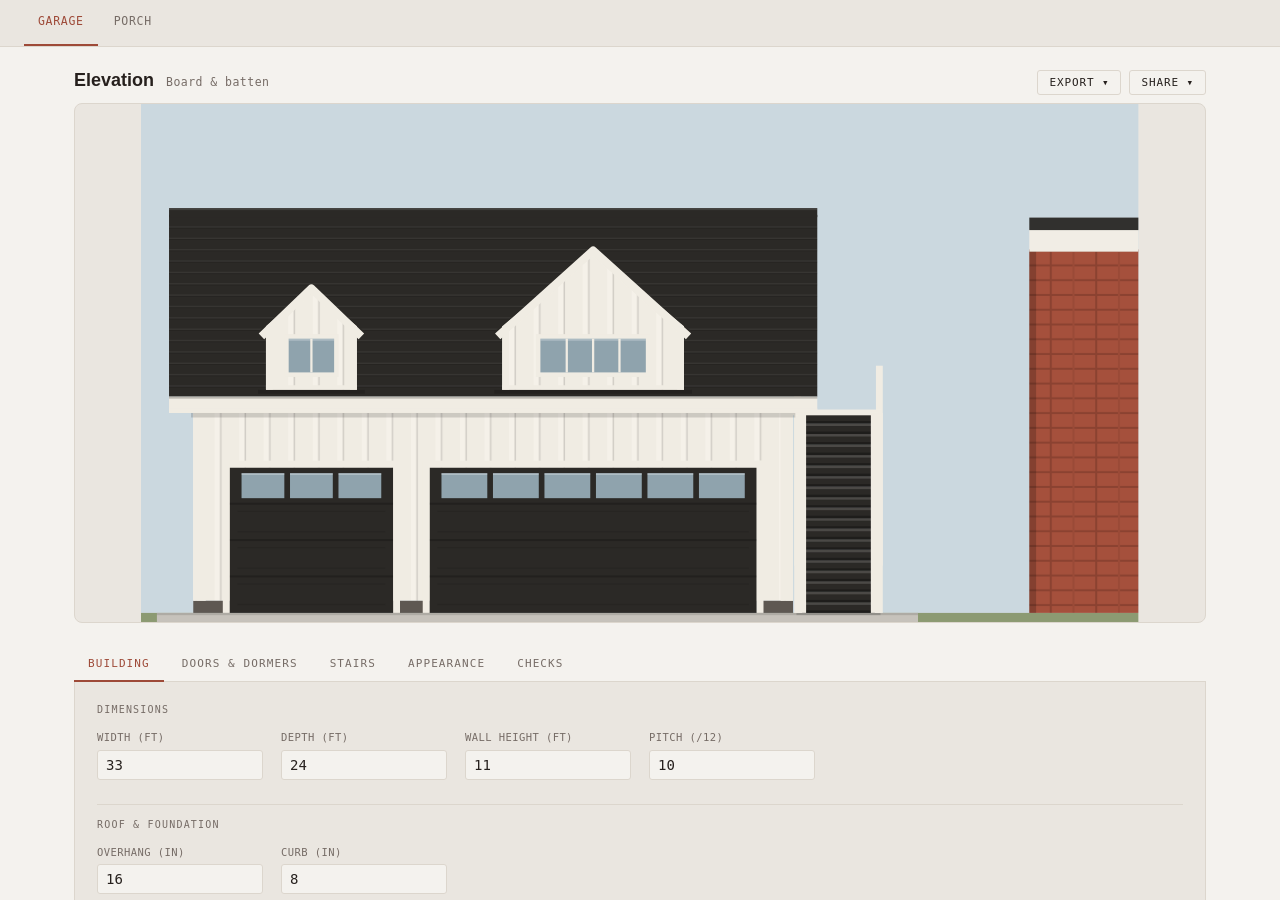
<file: index.html>
<!doctype html>
<html lang="en">
<head>
<meta charset="utf-8">
<meta http-equiv="refresh" content="0; url=garage-elevation-tool.html">
<title>House Configurators</title>
</head>
<body>
<p><a href="garage-elevation-tool.html">Garage elevation tool</a> · <a href="porch-elevation-tool.html">Porch elevation tool</a></p>
</body>
</html>
</file>
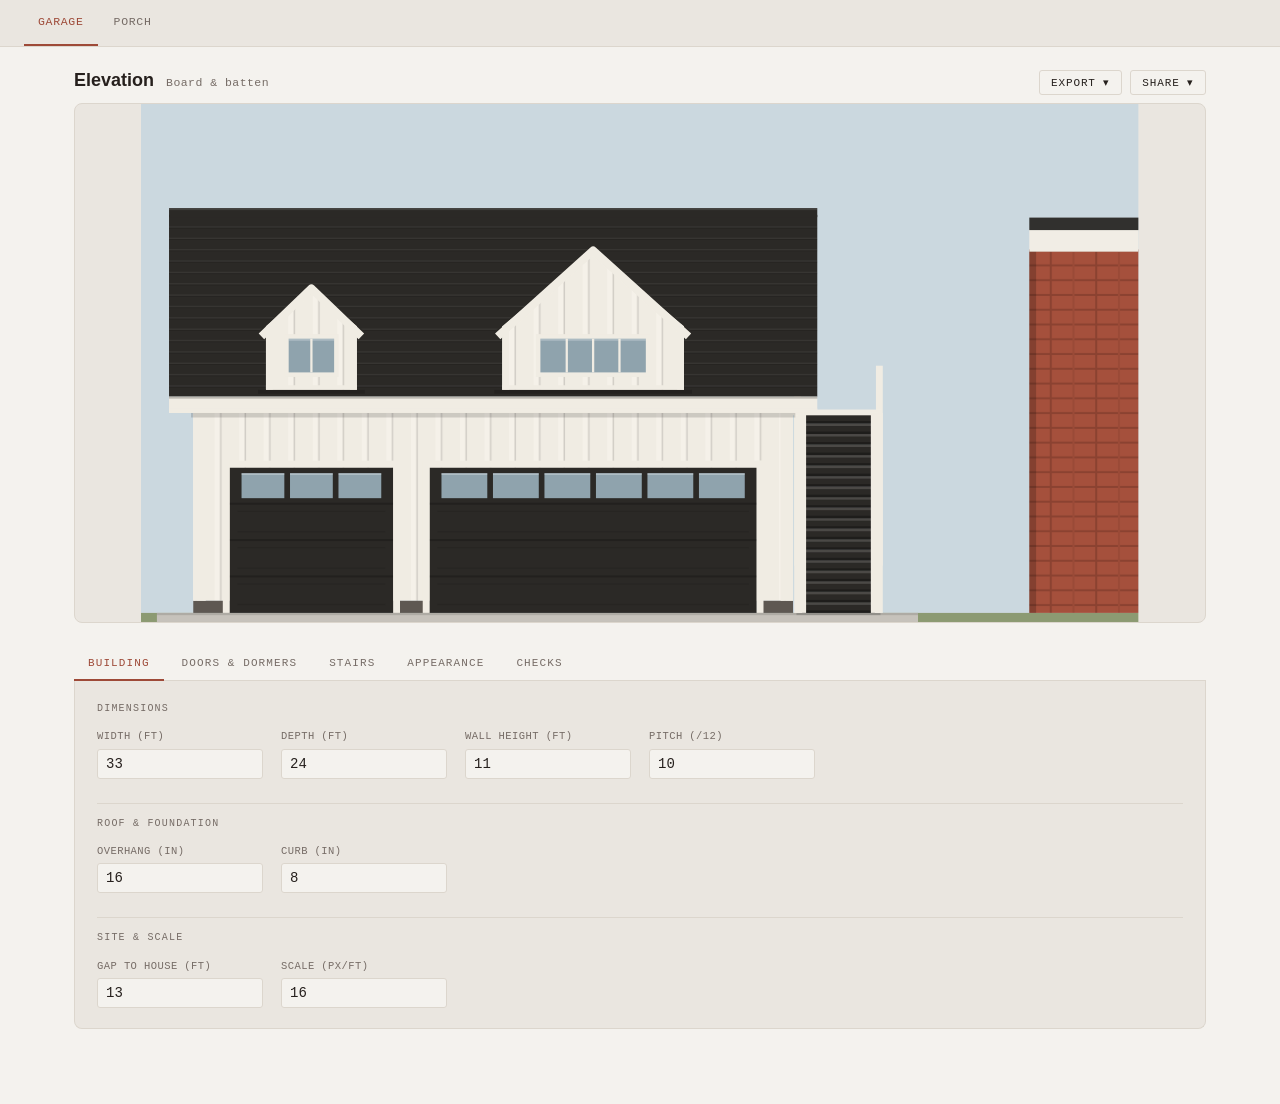
<file: garage-elevation-tool.html>
<!doctype html>
<html lang="en">
<head>
<meta charset="utf-8">
<meta name="viewport" content="width=device-width, initial-scale=1">
<title>Garage Elevation Tool</title>
<link rel="stylesheet" href="shared.css">
</head>
<body>
<nav class="tools">
  <a href="garage-elevation-tool.html" class="active">Garage</a>
  <a href="porch-elevation-tool.html">Porch</a>
</nav>
<div class="wrap">

  <!-- Everything is driven by the CONFIG object at the top of the script.
       The drawing is generated SVG; "Save SVG" hands you a file you can
       open in Figma or Inkscape. -->

  <div id="out"></div>

  <div class="tabbar">
    <button type="button" class="active" data-tab="tabBuilding">Building</button>
    <button type="button" data-tab="tabDoors">Doors &amp; dormers</button>
    <button type="button" data-tab="tabStairs">Stairs</button>
    <button type="button" data-tab="tabAppearance">Appearance</button>
    <button type="button" data-tab="tabChecks">Checks</button>
  </div>

  <div class="panel tabpanel active" id="tabBuilding">
    <div class="grid" id="ctlBuilding"></div>
  </div>

  <div class="panel tabpanel" id="tabDoors">
    <div class="grid" id="ctlDoors"></div>
  </div>

  <div class="panel tabpanel" id="tabStairs">
    <div class="grid" id="ctlStairs"></div>
  </div>

  <div class="panel tabpanel" id="tabAppearance">
    <div class="grid" id="ctlAppearance"></div>
    <div class="swatches" id="ctlColors"></div>
    <div class="grid" id="ctlDormerAppearance"></div>
  </div>

  <div class="panel tabpanel" id="tabChecks">
    <div class="checks" id="checks"></div>
  </div>
</div>

<script src="shared.js"></script>
<script>
"use strict";

/* ===================================================================
   CONFIG — everything the drawing is built from. All dimensions in feet
   unless the name says inches. Change these and the drawing follows.
   =================================================================== */

const CONFIG = {
  widthFt:        33,     // the door wall
  depthFt:        24,     // front to back; sets ridge height with pitch
  wallHeightFt:   11,     // slab to plate (also the loft floor level)
  pitch:          10,     // rise per 12 of run

  doorWidths:   [9, 18],  // left to right
  doorHeightFt:   8,
  doorTrimIn:     4.5,    // casing width around each door
  cornerReturnFt: 2,      // wall at each end of the elevation
  pierFt:         2,      // wall between doors

  curbInches:     8,      // one course of block
  overhangInches: 16,     // eave and rake overhang

  showDormers:    true,
  dormerStyle:    "gable", // "gable" | "shed"
  dormerCount:    2,      // 0, 1, or 2
  dormerTiedToDoors: true, // 2 only: true centers over each door (needs exactly 2 doors);
                           // false places both independently, using the position controls
  dormerPosition: "center", // "left" | "center" | "right" — used when dormerCount is 1
  dormerOffsetFt: 0,      // left/right only: distance in from the margin-clamped edge position
  dormerEdgeMarginFt: 2,  // left/right only: minimum clearance from the roof edge
  dormerWidths: [5, 10],  // one per dormer when dormerCount is 2; dormerWidths[0] when it's 1
  dormerWallFt:   3.5,    // face wall height below the dormer gable

  dormerMatchSiding: true, // false lets the dormers use their own siding type/colors below
  dormerSiding:   "bb",   // same options as the main siding type
  dormerBodyColor:   "#F0ECE3",
  dormerBattenColor: "#F5F1E9",

  showStairs:     true,
  stairStyle:     "straight", // "straight" | "switchback"
  stairWidthFt:   4,
  riserInches:    7,
  treadInches:    11,
  lowerFlightSteps: 8,   // switchback only: steps in the lower (ground) flight; the rest go in the upper flight
  switchbackFlip: false, // switchback only: true puts the lower flight on the outside, upper flight nearer the wall

  showHouse:      true,
  houseGapFt:     13,     // garage wall to house wall

  pxPerFt:        16,     // drawing scale

  // appearance — siding type and colors are independent of each other
  siding:         "bb",   // "bb" (board & batten) or "lap"
  colors: { body:"#F0ECE3", batten:"#F5F1E9", trim:"#F0ECE3", door:"#2B2926", glass:"#8FA3AD", roof:"#2B2926", curb:"#5E5852", tread:"#2B2926", riser:"#2B2926" }
};

/* Siding types the wall pattern can be drawn in. */

const SIDING_TYPES = [
  { id: "bb",    name: "Board & batten" },
  { id: "lap",   name: "8\" lap" },
  { id: "vinyl", name: "Vinyl siding (double 4\")" },
  { id: "panel", name: "Vertical panel (T1-11)" },
  { id: "shake", name: "Cedar shake" }
];

/* Pre-configured color palettes. Any of these can be loaded, then tweaked
   freely — the palette and the siding type are chosen independently. */

const PALETTES = [
  { name: "White",       c: { body:"#F0ECE3", batten:"#F5F1E9", trim:"#F0ECE3", door:"#2B2926", glass:"#8FA3AD", roof:"#2B2926", curb:"#5E5852", tread:"#2B2926", riser:"#2B2926" } },
  { name: "Charcoal",    c: { body:"#3B3A37", batten:"#3B3A37", trim:"#F0ECE3", door:"#31302D", glass:"#7E939E", roof:"#2B2926", curb:"#26251F", tread:"#31302D", riser:"#31302D" } },
  { name: "Warm greige", c: { body:"#A99C8B", batten:"#A99C8B", trim:"#F0ECE3", door:"#2B2926", glass:"#8FA3AD", roof:"#2B2926", curb:"#6B6255", tread:"#2B2926", riser:"#2B2926" } },
  { name: "Deep green",  c: { body:"#3D4A3F", batten:"#42503F", trim:"#F0ECE3", door:"#2B2926", glass:"#8FA3AD", roof:"#2B2926", curb:"#2C332B", tread:"#2B2926", riser:"#2B2926" } }
];

const COLOR_ROLES = [
  ["body",   "Siding body"],
  ["batten", "Batten / lap accent"],
  ["trim",   "Trim"],
  ["door",   "Doors"],
  ["glass",  "Glass"],
  ["tread",  "Stair tread"],
  ["riser",  "Stair riser"],
  ["roof",   "Roof"],
  ["curb",   "Curb"]
];

/* ===================================================================
   Geometry — derived from CONFIG. Everything downstream reads this.
   =================================================================== */

function geometry(cfg) {
  const S = cfg.pxPerFt;
  const ft = f => f * S;
  const inch = i => (i / 12) * S;

  const wallW = ft(cfg.widthFt);
  const wallH = ft(cfg.wallHeightFt);
  const ridgeRise = ft(cfg.depthFt / 2) * (cfg.pitch / 12);
  const fascia = ft(0.9);
  const OH = inch(cfg.overhangInches);
  const curb = inch(cfg.curbInches);

  // The ground sits at a fixed height, reserved for a "decent max" wall
  // height + roof pitch, rather than being computed forward from a fixed
  // sky headroom — so growing the wall or steepening the pitch pushes the
  // roofline up into that reserved space instead of growing the picture
  // itself (and the sky) taller. Only a genuinely extreme combination of
  // sliders would exceed the reserve and get cropped at the top.
  const groundY = ft(28);
  const wallTopY = groundY - wallH;
  const eaveY = wallTopY - fascia;
  const ridgeY = eaveY - ridgeRise;
  const H = groundY + 8;

  const x0 = 46;
  const x1 = x0 + wallW;

  // door openings, laid out left to right from the corner return
  const doors = [];
  let cur = x0 + ft(cfg.cornerReturnFt);
  cfg.doorWidths.forEach((w, i) => {
    doors.push([cur, cur + ft(w)]);
    cur += ft(w) + (i < cfg.doorWidths.length - 1 ? ft(cfg.pierFt) : 0);
  });

  const stairW = ft(cfg.stairWidthFt);
  // switchback flights sit as close together as the rail posts allow
  const stairFootprintW = cfg.stairStyle === "switchback"
    ? stairW * 2 + ft(STAIR_RAIL_GAP_FT)
    : stairW;
  const stairCx = x1 + ft(0.5) + stairFootprintW / 2;
  const houseX = x1 + ft(cfg.houseGapFt);
  const W = cfg.showHouse ? houseX + 96 : Math.max(x1 + ft(2), stairCx + stairFootprintW / 2) + 40;

  return { S, ft, inch, x0, x1, wallW, wallH, ridgeRise, fascia, OH, curb,
           ridgeY, eaveY, wallTopY, groundY, doors, stairCx, stairW, stairFootprintW, houseX, W, H };
}

/* ===================================================================
   Drawing helpers
   =================================================================== */

const esc = s => String(s);
const rect = (x, y, w, h, f) =>
  `<rect x="${esc(x)}" y="${esc(y)}" width="${esc(w)}" height="${esc(h)}" fill="${f}"/>`;
const poly = (pts, f) => `<polygon points="${pts}" fill="${f}"/>`;

function sidingPattern(id, kind, g, bodyVar, battenVar) {
  bodyVar = bodyVar || "--body";
  battenVar = battenVar || "--batten";
  const body = `var(${bodyVar})`, batten = `var(${battenVar})`;
  if (kind === "bb") {
    const p = g.ft(1.35), b = g.ft(0.3);
    return `<pattern id="${id}" width="${p}" height="600" patternUnits="userSpaceOnUse">
      <rect width="${p}" height="600" fill="${body}"/>
      <rect width="${b}" height="600" fill="${batten}"/>
      <rect x="${b}" width="1.3" height="600" fill="rgba(0,0,0,0.13)"/></pattern>`;
  }
  if (kind === "panel") {
    // wide flat sheet panels (T1-11 style) — a deep groove every 2', no batten
    const p = g.ft(2);
    return `<pattern id="${id}" width="${p}" height="600" patternUnits="userSpaceOnUse">
      <rect width="${p}" height="600" fill="${body}"/>
      <rect x="${p - 3}" width="3" height="600" fill="rgba(0,0,0,0.28)"/>
      <rect x="${p - 6}" width="1.5" height="600" fill="rgba(0,0,0,0.10)"/></pattern>`;
  }
  if (kind === "shake") {
    // staggered cedar shake courses, alternating tone per tile
    const tw = g.ft(0.75), th = g.ft(0.6);
    return `<pattern id="${id}" width="${tw * 2}" height="${th}" patternUnits="userSpaceOnUse">
      <rect width="${tw * 2}" height="${th}" fill="${body}"/>
      <rect x="1" y="1.5" width="${tw - 2}" height="${th - 7}" fill="${batten}"/>
      <rect x="${tw + 1}" y="1.5" width="${tw - 2}" height="${th - 7}" fill="${body}"/>
      <rect y="${th - 5}" width="${tw * 2}" height="5" fill="rgba(0,0,0,0.22)"/></pattern>`;
  }
  if (kind === "vinyl") {
    // vinyl double-4" lap — a tighter reveal than wood/fiber-cement lap,
    // with a lighter shadow line since panels butt flush (no wood grain)
    const h = g.ft(4.5 / 12);
    return `<pattern id="${id}" width="600" height="${h}" patternUnits="userSpaceOnUse">
      <rect width="600" height="${h}" fill="${body}"/>
      <rect y="${h - 1}" width="600" height="1" fill="rgba(0,0,0,0.11)"/></pattern>`;
  }
  const h = g.ft(0.67);
  return `<pattern id="${id}" width="600" height="${h}" patternUnits="userSpaceOnUse">
    <rect width="600" height="${h}" fill="${body}"/>
    <rect y="${h - 1.3}" width="600" height="1.3" fill="rgba(0,0,0,0.15)"/></pattern>`;
}

function brickPattern(id) {
  return `<pattern id="${id}" width="40" height="13" patternUnits="userSpaceOnUse">
    <rect width="40" height="13" fill="#A5503C"/>
    <rect width="40" height="1.8" y="11.2" fill="#8B4231"/>
    <rect width="1.8" height="13" fill="#8B4231"/>
    <rect width="1.8" height="13" x="20" fill="#9A4A37"/></pattern>`;
}

/* one overhead door with a glazed top section */
function overheadDoor(a, b, g, cfg) {
  const top = g.groundY - g.ft(cfg.doorHeightFt);
  const w = b - a, secH = (g.groundY - top) / 4;
  let s = rect(a, top, w, g.groundY - top, "var(--door)");

  const lites = Math.max(2, Math.round(w / g.ft(3.2)));
  const pad = 8, iw = (w - pad * 2) / lites;
  for (let i = 0; i < lites; i++) {
    s += rect(a + pad + i * iw + 2.5, top + 5, iw - 5, secH - 10, "var(--glass)");
    s += rect(a + pad + i * iw + 2.5, top + 5, iw - 5, 1.6, "rgba(255,255,255,0.28)");
  }
  for (let k = 1; k < 4; k++) s += rect(a, top + k * secH - 1, w, 1.8, "rgba(0,0,0,0.22)");
  for (let m = 1; m < 4; m++) {
    const py = top + m * secH;
    s += rect(a + 7, py + 6, w - 14, 1.2, "rgba(0,0,0,0.10)");
    s += rect(a + 7, py + secH - 8, w - 14, 1.2, "rgba(0,0,0,0.10)");
  }
  // casing
  const trim = g.inch(cfg.doorTrimIn);
  s += rect(a - trim, top - trim, w + trim * 2, trim, "var(--trim)");
  s += rect(a - trim, top - trim, trim, g.groundY - top + trim, "var(--trim)");
  s += rect(b, top - trim, trim, g.groundY - top + trim, "var(--trim)");
  return s;
}

// shed dormers are drawn head-on, so their shallow roof (which slopes
// front-to-back, not side-to-side) reads as a flat cap of this height
// rather than a triangular peak — there's no ridge line to draw in elevation.
const DORMER_SHED_CAP_FT = 1.3;

// switchback flights sit as close together as possible, but still need
// this much clearance between them or their inner handrail posts collide
const STAIR_RAIL_GAP_FT = 1;

/* gable dormer sitting on the front roof slope */
function dormer(cx, widthFt, g, cfg, uid) {
  const hw = g.ft(widthFt) / 2;
  const base = g.eaveY - 6;
  const wallH = g.ft(cfg.dormerWallFt);
  const wallT = base - wallH;
  const peak = wallT - g.ft(widthFt / 2) * (cfg.pitch / 12);

  let s = poly(`${cx - hw - 7},${wallT + 5} ${cx},${peak} ${cx + hw + 7},${wallT + 5}`, "var(--roof)");
  // siding fills the whole gable field, cropped by the roofline itself —
  // its peak matches the roof's own apex so no sliver of bare roof shows above it
  s += poly(
    `${cx - hw},${base} ${cx - hw},${wallT} ${cx},${peak} ${cx + hw},${wallT} ${cx + hw},${base}`,
    `url(#dsd${uid})`);
  // thin rake trim along the roof edge — a stroke, not a filled triangle,
  // so it caps the gable without hiding the siding underneath it
  s += `<polyline points="${cx - hw - 4},${wallT + 9} ${cx},${peak} ${cx + hw + 4},${wallT + 9}" fill="none" stroke="var(--trim)" stroke-width="7" stroke-linejoin="round"/>`;
  s += rect(cx - hw, wallT, 6, base - wallT, "var(--trim)");
  s += rect(cx + hw - 6, wallT, 6, base - wallT, "var(--trim)");
  s += rect(cx - hw, base - 4, hw * 2, 4, "var(--trim)");

  const ww = Math.min(hw * 2 - 26, g.ft(widthFt > 7 ? 5.8 : 2.5));
  // leave an apron of solid wall below the sill — without it the window
  // trim ran almost to the base, making the glass look floor-mounted
  const apron = Math.max(g.inch(8), wallH * 0.22);
  const wh = wallH - 14 - apron;
  s += rect(cx - ww / 2 - 4, wallT + 7, ww + 8, wh + 8, "var(--trim)");
  s += rect(cx - ww / 2, wallT + 11, ww, wh, "var(--glass)");
  s += rect(cx - ww / 2, wallT + 11, ww, 1.8, "rgba(255,255,255,0.26)");
  const mull = widthFt > 7 ? 3 : 1;
  for (let i = 1; i <= mull; i++) {
    s += rect(cx - ww / 2 + (ww / (mull + 1)) * i - 1, wallT + 11, 2, wh, "var(--trim)");
  }
  s += rect(cx - hw - 7, base, hw * 2 + 14, 3.5, "rgba(0,0,0,0.16)");
  return s;
}

/* shed dormer sitting on the front roof slope — a flat-topped box rather
   than a gable, since its low roof slopes away from the viewer */
function shedDormer(cx, widthFt, g, cfg, uid) {
  const hw = g.ft(widthFt) / 2;
  const base = g.eaveY - 6;
  const wallH = g.ft(cfg.dormerWallFt);
  const wallT = base - wallH;
  const capT = wallT - g.ft(DORMER_SHED_CAP_FT);

  // shallow roof cap: flat across (its slope runs front-to-back, invisible
  // head-on), with a small overhang and a fascia line where it meets the wall
  let s = rect(cx - hw - 7, capT, hw * 2 + 14, wallT - capT + 6, "var(--roof)");
  s += rect(cx - hw - 7, capT, hw * 2 + 14, 1.8, "rgba(255,255,255,0.10)");
  s += rect(cx - hw - 7, wallT, hw * 2 + 14, 1.8, "rgba(0,0,0,0.18)");

  // siding wall face, with corner boards instead of gable rakes
  s += rect(cx - hw, wallT, hw * 2, base - wallT, `url(#dsd${uid})`);
  s += rect(cx - hw, wallT, 6, base - wallT, "var(--trim)");
  s += rect(cx + hw - 6, wallT, 6, base - wallT, "var(--trim)");
  s += rect(cx - hw, base - 4, hw * 2, 4, "var(--trim)");

  const ww = Math.min(hw * 2 - 26, g.ft(widthFt > 7 ? 5.8 : 2.5));
  const apron = Math.max(g.inch(8), wallH * 0.22);
  const wh = wallH - 14 - apron;
  s += rect(cx - ww / 2 - 4, wallT + 7, ww + 8, wh + 8, "var(--trim)");
  s += rect(cx - ww / 2, wallT + 11, ww, wh, "var(--glass)");
  s += rect(cx - ww / 2, wallT + 11, ww, 1.8, "rgba(255,255,255,0.26)");
  const mull = widthFt > 7 ? 3 : 1;
  for (let i = 1; i <= mull; i++) {
    s += rect(cx - ww / 2 + (ww / (mull + 1)) * i - 1, wallT + 11, 2, wh, "var(--trim)");
  }
  s += rect(cx - hw - 7, base, hw * 2 + 14, 3.5, "rgba(0,0,0,0.16)");
  return s;
}

function drawDormer(cx, widthFt, g, cfg, uid) {
  return cfg.dormerStyle === "shed" ? shedDormer(cx, widthFt, g, cfg, uid) : dormer(cx, widthFt, g, cfg, uid);
}

/* one straight flight of n steps, its top tread sitting at topY, stacked
   straight on (no perspective taper) the way the whole stair is drawn. */
function stairFlight(cx, w, n, stepH, topY, g) {
  const bottomY = topY + n * stepH;
  const RH = g.ft(2.6);

  let s = rect(cx - w / 2 - 5, bottomY - 3, w + 10, 5, "rgba(0,0,0,0.16)");

  for (let i = 0; i < n; i++) {
    const y = bottomY - i * stepH;
    s += rect(cx - w / 2, y - stepH, w, stepH, "var(--riser)");
    s += rect(cx - w / 2, y - stepH, w, Math.min(g.inch(2), stepH), "var(--tread)");
    s += rect(cx - w / 2, y - stepH, w, 2.2, "rgba(255,255,255,0.15)");
    s += rect(cx - w / 2, y - 2.2, w, 2.2, "rgba(0,0,0,0.30)");
  }

  [-1, 1].forEach(k => {
    s += rect(cx + k * (w / 2) - (k > 0 ? 0 : 7), topY, 7, bottomY - topY, "var(--trim)");
    for (let p = 0; p <= n; p += 5) {
      const px = cx + k * (w / 2 + 3.5), py = bottomY - p * stepH;
      s += rect(px - 1.7, py - RH, 3.4, RH, "var(--trim)");
    }
    s += rect(cx + k * (w / 2 + 1) - (k > 0 ? 0 : 6), topY - RH, 6, bottomY - topY, "var(--trim)");
  });

  s += rect(cx - w / 2 - 6, topY - 3, w + 12, 5, "var(--trim)");
  return s;
}

/* a run of handrail on its own — balusters plus a cap rail, no deck
   underneath — for extending a walkway's railing across ground it doesn't
   need to floor over itself (e.g. the top of the flight it leads to). */
function stairHandrail(xLeft, xRight, y, g) {
  const width = xRight - xLeft;
  if (width <= 0.5) return "";
  const RH = g.ft(2.6);
  let s = "";
  const balusterGap = g.ft(1.5);
  for (let x = xLeft + balusterGap / 2; x < xRight; x += balusterGap) {
    s += rect(x - 1.7, y - RH, 3.4, RH, "var(--trim)");
  }
  s += rect(xLeft, y - RH - 3, width, 5, "var(--trim)");
  return s;
}

/* a walkway carrying the top of the stair over to the wall it's climbing
   toward. No support posts of its own along its length — it may run
   directly over the top of another flight below it (when flipped), and
   the wall-side and boundary posts drawn elsewhere already carry it. */
function stairWalkway(xLeft, xRight, y, thick, g) {
  const width = xRight - xLeft;
  if (width <= 0.5) return "";
  let s = rect(xLeft, y - 3, width, 5, "var(--trim)");
  s += rect(xLeft, y - thick, width, thick, "var(--tread)");
  s += stairHandrail(xLeft, xRight, y, g);
  return s;
}

/* a full-height structural post, ground to wall-top, regardless of how
   tall the flight(s) next to it happen to be at that x position */
function stairSupportPost(x, g) {
  return rect(x - 3.5, g.wallTopY, 7, g.groundY - g.wallTopY, "var(--trim)");
}

/* exterior stair running front-to-back along the gable wall, drawn straight
   on (no perspective taper) so it stays inline with the garage side wall.
   "switchback" splits the run into two flights side by side, sharing a
   landing exactly as wide as the two flights combined, folding the total
   depth the stair needs roughly in half. switchbackFlip swaps which
   flight sits nearer the wall. */
function stairs(g, cfg) {
  const rise = g.groundY - g.wallTopY;
  const n = Math.max(2, Math.round(g.ft(cfg.wallHeightFt) / g.inch(cfg.riserInches)));
  const stepH = rise / n;
  const w = g.ft(cfg.stairWidthFt);
  const treadCap = Math.min(g.inch(2), stepH);

  if (cfg.stairStyle !== "switchback") {
    let s = stairFlight(g.stairCx, w, n, stepH, g.wallTopY, g);
    s += stairWalkway(g.x1, g.stairCx - w / 2, g.wallTopY, treadCap, g);
    s += stairSupportPost(g.stairCx - w / 2, g);
    s += stairSupportPost(g.stairCx + w / 2, g);
    return s;
  }

  const lowerN = Math.min(Math.max(Math.round(cfg.lowerFlightSteps), 1), n - 1);
  const upperN = n - lowerN;
  const gap = g.ft(STAIR_RAIL_GAP_FT);
  const insideCx = g.stairCx - (gap / 2 + w / 2);   // nearer the wall
  const outsideCx = g.stairCx + (gap / 2 + w / 2);  // farther from the wall
  const lowerCx = cfg.switchbackFlip ? outsideCx : insideCx;
  const upperCx = cfg.switchbackFlip ? insideCx : outsideCx;
  const landingY = g.groundY - lowerN * stepH;

  let s = stairFlight(lowerCx, w, lowerN, stepH, landingY, g);
  s += stairFlight(upperCx, w, upperN, stepH, g.wallTopY, g);

  // top landing carrying the stair over to the wall it climbs toward — a
  // walkway rather than a solid deck, since when the upper flight sits on
  // the outside this runs over the top of the lower flight below it. The
  // rail continues on past it, out to the top flight's own outside edge.
  s += stairWalkway(g.x1, upperCx - w / 2, g.wallTopY, treadCap, g);
  s += stairHandrail(upperCx - w / 2, upperCx + w / 2, g.wallTopY, g);

  // full-height posts at the wall-facing edge and at the shared boundary
  // between the two flights — the same spots the flights' own corner posts
  // already mark, just carried the full height instead of only their own
  // flight's, rather than a new post out at the far outside edge
  s += stairSupportPost(insideCx - w / 2, g);
  s += stairSupportPost(g.stairCx, g);
  return s;
}

/* dormerCount as actually usable. 2 tied-to-doors requires exactly 2 doors
   to anchor to, falling back to a single positioned dormer otherwise; 2
   independent always works, since it doesn't need doors to anchor to. */
function effectiveDormerCount(cfg) {
  if (cfg.dormerCount === 2) {
    if (!cfg.dormerTiedToDoors) return 2;
    return cfg.doorWidths.length === 2 ? 2 : 1;
  }
  return Math.min(cfg.dormerCount, 1);
}

/* x-center for one positioned dormer: "left"/"right" sit at the
   margin-clamped edge plus an inward offset, "center" sits at roof center. */
function dormerPositionX(side, widthFt, RL, RR, g, cfg) {
  const hw = g.ft(widthFt) / 2;
  const center = (RL + RR) / 2;
  const inset = g.ft(cfg.dormerEdgeMarginFt) + hw;
  if (side === "left") return Math.min(RL + inset + g.ft(cfg.dormerOffsetFt), center);
  if (side === "right") return Math.max(RR - inset - g.ft(cfg.dormerOffsetFt), center);
  return center;
}

/* ===================================================================
   The elevation
   =================================================================== */

function drawGarage(cfg, uid) {
  const g = geometry(cfg);
  let s = "";

  const dormerSidingKind = cfg.dormerMatchSiding ? cfg.siding : cfg.dormerSiding;
  s += `<defs>${sidingPattern("sd" + uid, cfg.siding, g)}` +
       `${sidingPattern("dsd" + uid, dormerSidingKind, g, "--dormerBody", "--dormerBatten")}` +
       `${brickPattern("bk" + uid)}</defs>`;

  // ground and sky
  s += rect(0, 0, g.W, g.groundY, "var(--sky)");
  s += rect(0, g.groundY, g.W, g.H - g.groundY, "var(--grass)");
  s += rect(14, g.groundY, g.x1 + g.ft(6), g.H - g.groundY, "var(--drive)");
  s += rect(14, g.groundY, g.x1 + g.ft(6), 2, "rgba(0,0,0,0.12)");

  // the house across the gap, for color reference — a fixed height of its
  // own, independent of the garage's wall height/pitch/depth, anchored
  // only to the shared ground line
  if (cfg.showHouse) {
    const houseEaveY = g.groundY - g.ft(20);   // roughly a 2-story eave height
    s += rect(g.houseX, houseEaveY, g.W - g.houseX, g.groundY - houseEaveY, `url(#bk${uid})`);
    s += rect(g.houseX, houseEaveY, 6, g.groundY - houseEaveY, "rgba(0,0,0,0.20)");
    s += rect(g.houseX, houseEaveY - 18, g.W - g.houseX, 20, "#F1EDE5");
    s += rect(g.houseX, houseEaveY - 28, g.W - g.houseX, 11, "#31302E");
  }

  // stairs are drawn before the roof/fascia so their top tucks behind the eave
  if (cfg.showStairs) s += stairs(g, cfg);

  // roof: ridge parallel to the door wall, front slope in view
  const RL = g.x0 - g.OH, RR = g.x1 + g.OH;
  s += rect(RL, g.ridgeY, RR - RL, g.eaveY - g.ridgeY, "var(--roof)");
  for (let cy = g.ridgeY + 10; cy < g.eaveY - 2; cy += 10) {
    s += rect(RL, cy, RR - RL, 1.3, "rgba(255,255,255,0.055)");
    s += rect(RL, cy + 1.3, RR - RL, 0.9, "rgba(0,0,0,0.13)");
  }
  s += rect(RL, g.ridgeY - 6, RR - RL, 8, "var(--roof)");
  s += rect(RL, g.ridgeY - 6, RR - RL, 1.8, "rgba(255,255,255,0.10)");

  // dormers — 2 tied-to-doors centers one over each door; 2 independent
  // places both using the same left/right position controls as a single
  // dormer, one on each side; 1 uses those controls for just one dormer
  if (cfg.showDormers) {
    const count = effectiveDormerCount(cfg);
    if (count === 2 && cfg.dormerTiedToDoors) {
      g.doors.forEach((d, i) => {
        const w = cfg.dormerWidths[i];
        if (w > 0) s += drawDormer((d[0] + d[1]) / 2, w, g, cfg, uid);
      });
    } else if (count === 2) {
      const w0 = cfg.dormerWidths[0], w1 = cfg.dormerWidths[1];
      if (w0 > 0) s += drawDormer(dormerPositionX("left", w0, RL, RR, g, cfg), w0, g, cfg, uid);
      if (w1 > 0) s += drawDormer(dormerPositionX("right", w1, RL, RR, g, cfg), w1, g, cfg, uid);
    } else if (count === 1) {
      const w = cfg.dormerWidths[0];
      if (w > 0) s += drawDormer(dormerPositionX(cfg.dormerPosition, w, RL, RR, g, cfg), w, g, cfg, uid);
    }
  }

  // wall
  s += rect(g.x0, g.wallTopY, g.wallW, g.groundY - g.curb - g.wallTopY, `url(#sd${uid})`);

  // block curb, interrupted by the openings
  let curbX = g.x0;
  g.doors.forEach(d => {
    s += rect(curbX, g.groundY - g.curb, d[0] - curbX, g.curb, "var(--curb)");
    curbX = d[1];
  });
  s += rect(curbX, g.groundY - g.curb, g.x1 - curbX, g.curb, "var(--curb)");

  // doors
  g.doors.forEach(d => { s += overheadDoor(d[0], d[1], g, cfg); });

  // corner boards
  s += rect(g.x0, g.wallTopY, 11, g.groundY - g.curb - g.wallTopY, "var(--trim)");
  s += rect(g.x1 - 11, g.wallTopY, 11, g.groundY - g.curb - g.wallTopY, "var(--trim)");

  // fascia, soffit, gutter
  s += rect(RL, g.eaveY, RR - RL, g.fascia, "var(--trim)");
  s += rect(RL, g.eaveY, RR - RL, 1.8, "rgba(0,0,0,0.22)");
  s += rect(RL, g.wallTopY - 4, RR - RL, 4, "var(--trim)");
  s += rect(g.x0 - 2, g.wallTopY, g.wallW + 4, 4, "rgba(0,0,0,0.15)");

  // Site colors are pinned on the <svg> itself (not inherited from the page)
  // so a saved .svg still renders correctly on its own.
  const site = { sky: "#CBD8DF", grass: "#8C9A72", drive: "#C6C2BB" };
  const dormerColors = cfg.dormerMatchSiding
    ? { dormerBody: cfg.colors.body, dormerBatten: cfg.colors.batten }
    : { dormerBody: cfg.dormerBodyColor, dormerBatten: cfg.dormerBattenColor };
  const vars = Object.entries({ ...cfg.colors, ...site, ...dormerColors })
    .map(([k, v]) => `--${k}:${v}`).join(";");
  return `<svg xmlns="http://www.w3.org/2000/svg" viewBox="0 0 ${Math.round(g.W)} ${Math.round(g.H)}" style="${vars}">${s}</svg>`;
}

/* ===================================================================
   Checks — the numbers that decide whether the drawing is buildable
   =================================================================== */

function runChecks(cfg) {
  const out = [];
  const n = cfg.doorWidths.length;

  const used = 2 * cfg.cornerReturnFt + cfg.pierFt * (n - 1) +
               cfg.doorWidths.reduce((a, b) => a + b, 0);
  const left = cfg.widthFt - used;
  out.push({
    ok: Math.abs(left) < 0.01,
    label: "Wall accounted for",
    value: left === 0 ? "exact" : (left > 0 ? `${left.toFixed(1)}' spare` : `${(-left).toFixed(1)}' over`)
  });

  // headroom band at 7'-6"
  const half = cfg.depthFt / 2;
  const xAt = 7.5 / (cfg.pitch / 12);
  const band = xAt < half ? 2 * (half - xAt) : 0;
  out.push({
    ok: band >= 5,
    label: "Band at 7'-6\" headroom",
    value: band > 0 ? `${band.toFixed(1)}' wide` : "none"
  });

  // ridge height above plate
  const ridgeFt = half * (cfg.pitch / 12);
  out.push({ ok: true, label: "Ridge above plate", value: `${ridgeFt.toFixed(1)}'` });

  // dormer clearance under the ridge
  if (cfg.showDormers) {
    const count = effectiveDormerCount(cfg);
    const widths = count === 2 ? cfg.dormerWidths : cfg.dormerWidths.slice(0, count);
    widths.forEach((w, i) => {
      if (!w) return;
      const peak = cfg.dormerStyle === "shed"
        ? cfg.dormerWallFt + DORMER_SHED_CAP_FT
        : cfg.dormerWallFt + (w / 2) * (cfg.pitch / 12);
      const clear = ridgeFt - peak;
      out.push({
        ok: clear >= 1.5,
        label: `Dormer ${i + 1} (${w}') under ridge`,
        value: `${(clear * 12).toFixed(0)}"`
      });
    });
  }

  // stair run against the depth available
  if (cfg.showStairs) {
    const risers = Math.round((cfg.wallHeightFt * 12) / cfg.riserInches);
    if (cfg.stairStyle === "switchback") {
      const lowerN = Math.min(Math.max(Math.round(cfg.lowerFlightSteps), 1), risers - 1);
      const longFlight = Math.max(lowerN, risers - lowerN);
      const run = longFlight * cfg.treadInches / 12 + cfg.stairWidthFt;
      out.push({
        ok: run <= cfg.depthFt - 3,
        label: `Stair run (${risers} risers, switchback)`,
        value: `${run.toFixed(1)}' in ${cfg.depthFt}'`
      });
    } else {
      const run = risers * cfg.treadInches / 12;
      out.push({
        ok: run <= cfg.depthFt - 3,
        label: `Stair run (${risers} risers)`,
        value: `${run.toFixed(1)}' in ${cfg.depthFt}'`
      });
    }
  }

  return out;
}

/* ===================================================================
   UI
   =================================================================== */

const FIELDS_BUILDING_DIMENSIONS = [
  ["widthFt", "Width (ft)", 8, 80, 1],
  ["depthFt", "Depth (ft)", 8, 60, 1],
  ["wallHeightFt", "Wall height (ft)", 7, 20, 0.5],
  ["pitch", "Pitch (/12)", 2, 16, 1]
];
const FIELDS_BUILDING_ROOF = [
  ["overhangInches", "Overhang (in)", 0, 36, 1],
  ["curbInches", "Curb (in)", 0, 24, 1]
];
const FIELDS_BUILDING_SITE = [
  ["houseGapFt", "Gap to house (ft)", 4, 60, 1],
  ["pxPerFt", "Scale (px/ft)", 6, 40, 1]
];

const FIELDS_DOORS = [
  ["door0", "Door 1 (ft)", 6, 24, 1],
  ["door1", "Door 2 (ft)", 0, 24, 1],
  ["doorTrimIn", "Door trim (in)", 2, 10, 0.5]
];
const FIELDS_FRAMING = [
  ["cornerReturnFt", "Corner return (ft)", 0.5, 10, 0.5],
  ["pierFt", "Pier between (ft)", 0.5, 10, 0.5]
];
const FIELDS_DORMERS = [
  ["dormer0", "Dormer 1 (ft)", 0, 20, 1],
  ["dormer1", "Dormer 2 (ft)", 0, 20, 1],
  ["dormerWallFt", "Dormer wall (ft)", 2, 8, 0.5]
];
const FIELDS_DORMER_POSITION = [
  ["dormerOffsetFt", "Dormer offset (ft)", 0, 20, 0.5],
  ["dormerEdgeMarginFt", "Dormer edge margin (ft)", 0, 8, 0.5]
];
const FIELDS_STAIRS = [
  ["stairWidthFt", "Stair width (ft)", 3, 8, 0.5],
  ["riserInches", "Riser height (in)", 5, 8, 0.25],
  ["treadInches", "Tread run (in)", 9, 14, 0.5]
];
const FIELDS_STAIRS_SWITCHBACK = [
  ["lowerFlightSteps", "Lower flight steps", 1, 30, 1]
];

function readVirtual(key) {
  if (key === "door0") return CONFIG.doorWidths[0];
  if (key === "door1") return CONFIG.doorWidths[1] ?? 0;
  if (key === "dormer0") return CONFIG.dormerWidths[0];
  if (key === "dormer1") return CONFIG.dormerWidths[1] ?? 0;
  return CONFIG[key];
}

function writeVirtual(key, v) {
  if (key === "door0") { CONFIG.doorWidths[0] = v; return; }
  if (key === "door1") {
    if (v > 0) { CONFIG.doorWidths[1] = v; CONFIG.dormerWidths[1] = CONFIG.dormerWidths[1] ?? 0; }
    else { CONFIG.doorWidths.length = 1; CONFIG.dormerWidths.length = 1; }
    return;
  }
  if (key === "dormer0") { CONFIG.dormerWidths[0] = v; return; }
  if (key === "dormer1") { CONFIG.dormerWidths[1] = v; return; }
  CONFIG[key] = v;
}

function buildControls(hostId, fields) {
  const host = document.getElementById(hostId);
  fields.forEach(([key, label, min, max, step]) => {
    const l = document.createElement("label");
    l.innerHTML = `<span>${label}</span>`;
    const inp = document.createElement("input");
    inp.type = "number";
    inp.id = "fld-" + key;
    inp.min = min; inp.max = max; inp.step = step;
    inp.value = readVirtual(key);
    inp.addEventListener("input", () => {
      const v = parseFloat(inp.value);
      if (!Number.isNaN(v)) { writeVirtual(key, v); render(); }
    });
    l.appendChild(inp);
    host.appendChild(l);
  });
}

function refreshField(key) {
  const inp = document.getElementById("fld-" + key);
  if (inp) inp.value = readVirtual(key);
}

function buildButton(hostId, label, onClick) {
  const host = document.getElementById(hostId);
  const l = document.createElement("label");
  l.innerHTML = `<span>&nbsp;</span>`;
  const btn = document.createElement("button");
  btn.type = "button";
  btn.textContent = label;
  btn.addEventListener("click", onClick);
  l.appendChild(btn);
  host.appendChild(l);
}

function buildSwapDoorsButton() {
  buildButton("ctlDoors", "Swap doors", () => {
    CONFIG.doorWidths.reverse();
    refreshField("door0"); refreshField("door1");
    render();
  });
}

function buildSwapDormersButton() {
  buildButton("ctlDoors", "Swap dormers", () => {
    CONFIG.dormerWidths.reverse();
    refreshField("dormer0"); refreshField("dormer1");
    render();
  });
}

function buildDoorHeightSelect() {
  const host = document.getElementById("ctlDoors");
  const l = document.createElement("label");
  l.innerHTML = `<span>Door height (ft)</span>`;
  const sel = document.createElement("select");
  sel.innerHTML = `<option value="8">8'</option><option value="9">9'</option>`;
  // snap to the nearest supported height (handles values loaded from an old share link)
  CONFIG.doorHeightFt = Math.abs(CONFIG.doorHeightFt - 9) < Math.abs(CONFIG.doorHeightFt - 8) ? 9 : 8;
  sel.value = String(CONFIG.doorHeightFt);
  sel.addEventListener("change", () => { CONFIG.doorHeightFt = parseFloat(sel.value); render(); });
  l.appendChild(sel);
  host.appendChild(l);
}

let dormerCountSelect = null;

function buildDormerCountSelect() {
  const host = document.getElementById("ctlDoors");
  const l = document.createElement("label");
  l.innerHTML = `<span>Dormers</span>`;
  const sel = document.createElement("select");
  sel.innerHTML = `<option value="0">None</option><option value="1">One</option><option value="2">Two</option>`;
  sel.value = String(CONFIG.dormerCount);
  sel.addEventListener("change", () => { CONFIG.dormerCount = parseInt(sel.value, 10); render(); });
  l.appendChild(sel);
  host.appendChild(l);
  dormerCountSelect = sel;
}

function refreshDormerCountSelect() {
  if (!dormerCountSelect) return;
  dormerCountSelect.value = String(CONFIG.dormerCount);
}

function buildDormerStyleSelect() {
  const host = document.getElementById("ctlDoors");
  const l = document.createElement("label");
  l.innerHTML = `<span>Dormer style</span>`;
  const sel = document.createElement("select");
  sel.innerHTML = `<option value="gable">Gable</option><option value="shed">Shed</option>`;
  sel.value = CONFIG.dormerStyle;
  sel.addEventListener("change", () => { CONFIG.dormerStyle = sel.value; render(); });
  l.appendChild(sel);
  host.appendChild(l);
}

function buildStairStyleSelect() {
  const host = document.getElementById("ctlStairs");
  const l = document.createElement("label");
  l.innerHTML = `<span>Stair style</span>`;
  const sel = document.createElement("select");
  sel.innerHTML = `<option value="straight">Straight</option><option value="switchback">Switchback</option>`;
  sel.value = CONFIG.stairStyle;
  sel.addEventListener("change", () => { CONFIG.stairStyle = sel.value; render(); });
  l.appendChild(sel);
  host.appendChild(l);
}

function buildDormerPositionSelect() {
  const host = document.getElementById("ctlDoors");
  const l = document.createElement("label");
  l.innerHTML = `<span>Dormer position</span>`;
  const sel = document.createElement("select");
  sel.innerHTML = `<option value="left">Left</option><option value="center">Center</option><option value="right">Right</option>`;
  sel.value = CONFIG.dormerPosition;
  sel.addEventListener("change", () => { CONFIG.dormerPosition = sel.value; render(); });
  l.appendChild(sel);
  host.appendChild(l);
}

function buildToggle(hostId, key, label) {
  const host = document.getElementById(hostId);
  const l = document.createElement("label");
  l.innerHTML = `<span>&nbsp;</span>`;
  const row = document.createElement("span");
  row.className = "check-row";
  const inp = document.createElement("input");
  inp.type = "checkbox";
  inp.checked = CONFIG[key];
  inp.addEventListener("change", () => { CONFIG[key] = inp.checked; render(); });
  row.appendChild(inp);
  row.appendChild(document.createTextNode(label));
  l.appendChild(row);
  host.appendChild(l);
}

/* Share links — see shared.js for the codec itself. This schema is
   page-specific: it lists CONFIG's fields, their short wire codes, and
   how to (de)serialize each one. Once a code has shipped, never reassign
   it to a different field — mint a new code instead; it's safe to add,
   remove, or reorder entries here freely. */
const SHARE_SCHEMA = {
  widthFt:        { code: "wf",  type: "num" },
  depthFt:        { code: "df",  type: "num" },
  wallHeightFt:   { code: "wh",  type: "num" },
  pitch:          { code: "pi",  type: "num" },
  doorWidths:     { code: "dw",  type: "numArr" },
  doorHeightFt:   { code: "dh",  type: "num" },
  doorTrimIn:     { code: "dt",  type: "num" },
  cornerReturnFt: { code: "cr",  type: "num" },
  pierFt:         { code: "pf",  type: "num" },
  curbInches:     { code: "ci",  type: "num" },
  overhangInches: { code: "oh",  type: "num" },
  showDormers:    { code: "sd",  type: "bool" },
  dormerStyle:    { code: "dst", type: "str" },
  dormerCount:    { code: "dc",  type: "num" },
  dormerTiedToDoors: { code: "dtd", type: "bool" },
  dormerPosition: { code: "dp",  type: "str" },
  dormerOffsetFt: { code: "dof", type: "num" },
  dormerEdgeMarginFt: { code: "dem", type: "num" },
  dormerWidths:   { code: "dmw", type: "numArr" },
  dormerWallFt:   { code: "dwf", type: "num" },
  dormerMatchSiding: { code: "dms", type: "bool" },
  dormerSiding:   { code: "dsid", type: "str" },
  dormerBodyColor:   { code: "dbc", type: "str" },
  dormerBattenColor: { code: "dtc", type: "str" },
  showStairs:     { code: "ss",  type: "bool" },
  stairStyle:     { code: "sst", type: "str" },
  stairWidthFt:   { code: "sw",  type: "num" },
  riserInches:    { code: "ri",  type: "num" },
  treadInches:    { code: "ti",  type: "num" },
  lowerFlightSteps: { code: "lfs", type: "num" },
  switchbackFlip: { code: "sbf", type: "bool" },
  showHouse:      { code: "sh",  type: "bool" },
  houseGapFt:     { code: "hg",  type: "num" },
  pxPerFt:        { code: "px",  type: "num" },
  siding:         { code: "sid", type: "str" },
  colors:         { code: "col", type: "colors" }
};
const COLOR_KEYS = COLOR_ROLES.map(([k]) => k);
const share = createShareLink(CONFIG, SHARE_SCHEMA, COLOR_KEYS);

function render() {
  refreshDormerCountSelect();

  // checks
  const cs = document.getElementById("checks");
  cs.innerHTML = runChecks(CONFIG).map(c =>
    `<div class="chk ${c.ok ? "ok" : "warn"}"><span class="dot"></span>` +
    `<span><span class="lbl">${c.label}</span> <b>${c.value}</b></span></div>`
  ).join("");

  // drawing
  const out = document.getElementById("out");
  out.innerHTML = "";
  const sidingName = SIDING_TYPES.find(t => t.id === CONFIG.siding)?.name ?? CONFIG.siding;
  const svg = drawGarage(CONFIG, "s0");

  const wrap = document.createElement("div");
  wrap.className = "scheme";

  const shead = document.createElement("div");
  shead.className = "shead";
  shead.innerHTML = `<h3>Elevation</h3><span class="mat">${sidingName}</span>`;
  shead.appendChild(buildElevationActions({
    getSvg: () => svg,
    filenames: { svg: "garage-elevation.svg", png: "garage-elevation.png" },
    updateURL: share.updateURL
  }));

  const art = document.createElement("div");
  art.className = "art";
  art.innerHTML = svg;
  attachImageContextMenu(art, { getSvg: () => svg, filename: "garage-elevation.png", updateURL: share.updateURL });

  wrap.appendChild(shead);
  wrap.appendChild(art);
  out.appendChild(wrap);

  share.afterRender();
}

share.loadFromURL();

insertFieldGroup("ctlBuilding", "Dimensions");
buildControls("ctlBuilding", FIELDS_BUILDING_DIMENSIONS);
insertFieldGroup("ctlBuilding", "Roof & foundation");
buildControls("ctlBuilding", FIELDS_BUILDING_ROOF);
insertFieldGroup("ctlBuilding", "Site & scale");
buildControls("ctlBuilding", FIELDS_BUILDING_SITE);

insertFieldGroup("ctlDoors", "Doors");
buildControls("ctlDoors", FIELDS_DOORS);
buildDoorHeightSelect();
buildSwapDoorsButton();
insertFieldGroup("ctlDoors", "Framing");
buildControls("ctlDoors", FIELDS_FRAMING);
insertFieldGroup("ctlDoors", "Dormers");
buildDormerCountSelect();
buildDormerStyleSelect();
buildDormerPositionSelect();
buildControls("ctlDoors", FIELDS_DORMERS);
buildControls("ctlDoors", FIELDS_DORMER_POSITION);
buildSwapDormersButton();
buildToggle("ctlDoors", "dormerTiedToDoors", "Tie 2 dormers to doors");
buildToggle("ctlDoors", "showDormers", "Dormers");
insertFieldGroup("ctlDoors", "Site");
buildToggle("ctlDoors", "showHouse", "Show house");

insertFieldGroup("ctlStairs", "Stairs");
buildStairStyleSelect();
buildControls("ctlStairs", FIELDS_STAIRS);
insertFieldGroup("ctlStairs", "Switchback");
buildControls("ctlStairs", FIELDS_STAIRS_SWITCHBACK);
buildToggle("ctlStairs", "switchbackFlip", "Lower flight outside");
buildToggle("ctlStairs", "showStairs", "Stairs");

function buildDormerAppearanceSection() {
  insertFieldGroup("ctlDormerAppearance", "Dormers");
  buildToggle("ctlDormerAppearance", "dormerMatchSiding", "Match main siding");

  const sidingLabel = document.createElement("label");
  sidingLabel.innerHTML = `<span>Dormer siding type</span>`;
  const sidingSel = document.createElement("select");
  sidingSel.innerHTML = SIDING_TYPES.map(t => `<option value="${t.id}">${t.name}</option>`).join("");
  sidingSel.value = CONFIG.dormerSiding;
  sidingSel.addEventListener("change", () => { CONFIG.dormerSiding = sidingSel.value; render(); });
  sidingLabel.appendChild(sidingSel);
  document.getElementById("ctlDormerAppearance").appendChild(sidingLabel);

  // same swatch control as the main colors (color input + "copy from"),
  // just a narrower row of its own rather than stretching full width
  const roles = [
    { key: "dormerBodyColor", label: "Dormer body" },
    { key: "dormerBattenColor", label: "Dormer batten" }
  ];
  const copySources = [
    ...roles,
    { key: "__body",   label: "Siding body",          get: () => CONFIG.colors.body },
    { key: "__batten", label: "Batten / lap accent",   get: () => CONFIG.colors.batten }
  ];

  const swatchRow = document.createElement("div");
  swatchRow.className = "swatches";
  swatchRow.style.gridColumn = "1 / -1";           // its own line, below the selects above
  swatchRow.style.gridTemplateColumns = "none";    // ...but flex, not grid, so it doesn't stretch to fill it
  swatchRow.style.display = "flex";
  swatchRow.style.flexWrap = "wrap";

  roles.forEach(({ key, label }) => {
    const l = document.createElement("label");
    l.className = "swatch";
    l.style.maxWidth = "150px";
    l.innerHTML = `<span>${label}</span>`;
    const inp = document.createElement("input");
    inp.type = "color";
    inp.value = CONFIG[key];
    inp.addEventListener("input", () => { CONFIG[key] = inp.value; render(); });
    l.appendChild(inp);

    const copy = document.createElement("select");
    copy.className = "copyfrom";
    copy.innerHTML = `<option value="">Copy from…</option>` +
      copySources.filter(s => s.key !== key)
        .map(s => `<option value="${s.key}">${s.label}</option>`).join("");
    copy.addEventListener("change", () => {
      if (!copy.value) return;
      const src = copySources.find(s => s.key === copy.value);
      const val = src.get ? src.get() : CONFIG[src.key];
      CONFIG[key] = val;
      inp.value = val;
      copy.value = "";
      render();
    });
    l.appendChild(copy);

    swatchRow.appendChild(l);
  });
  document.getElementById("ctlDormerAppearance").appendChild(swatchRow);
}

buildAppearanceSection({
  paletteHostId: "ctlAppearance",
  swatchHostId: "ctlColors",
  palettes: PALETTES,
  colorRoles: COLOR_ROLES,
  config: CONFIG,
  onChange: render,
  namespace: "garage",
  exportName: "garage-palette.png",
  getExportExtra: () => ({ Siding: SIDING_TYPES.find(t => t.id === CONFIG.siding)?.name ?? CONFIG.siding }),
  extra(host) {
    const sidingLabel = document.createElement("label");
    sidingLabel.innerHTML = `<span>Siding type</span>`;
    const sidingSel = document.createElement("select");
    sidingSel.innerHTML = SIDING_TYPES.map(t => `<option value="${t.id}">${t.name}</option>`).join("");
    sidingSel.value = CONFIG.siding;
    sidingSel.addEventListener("change", () => { CONFIG.siding = sidingSel.value; render(); });
    sidingLabel.appendChild(sidingSel);
    host.appendChild(sidingLabel);
  }
});
buildDormerAppearanceSection();
initTabs();
render();
</script>
</body>
</html>
</file>
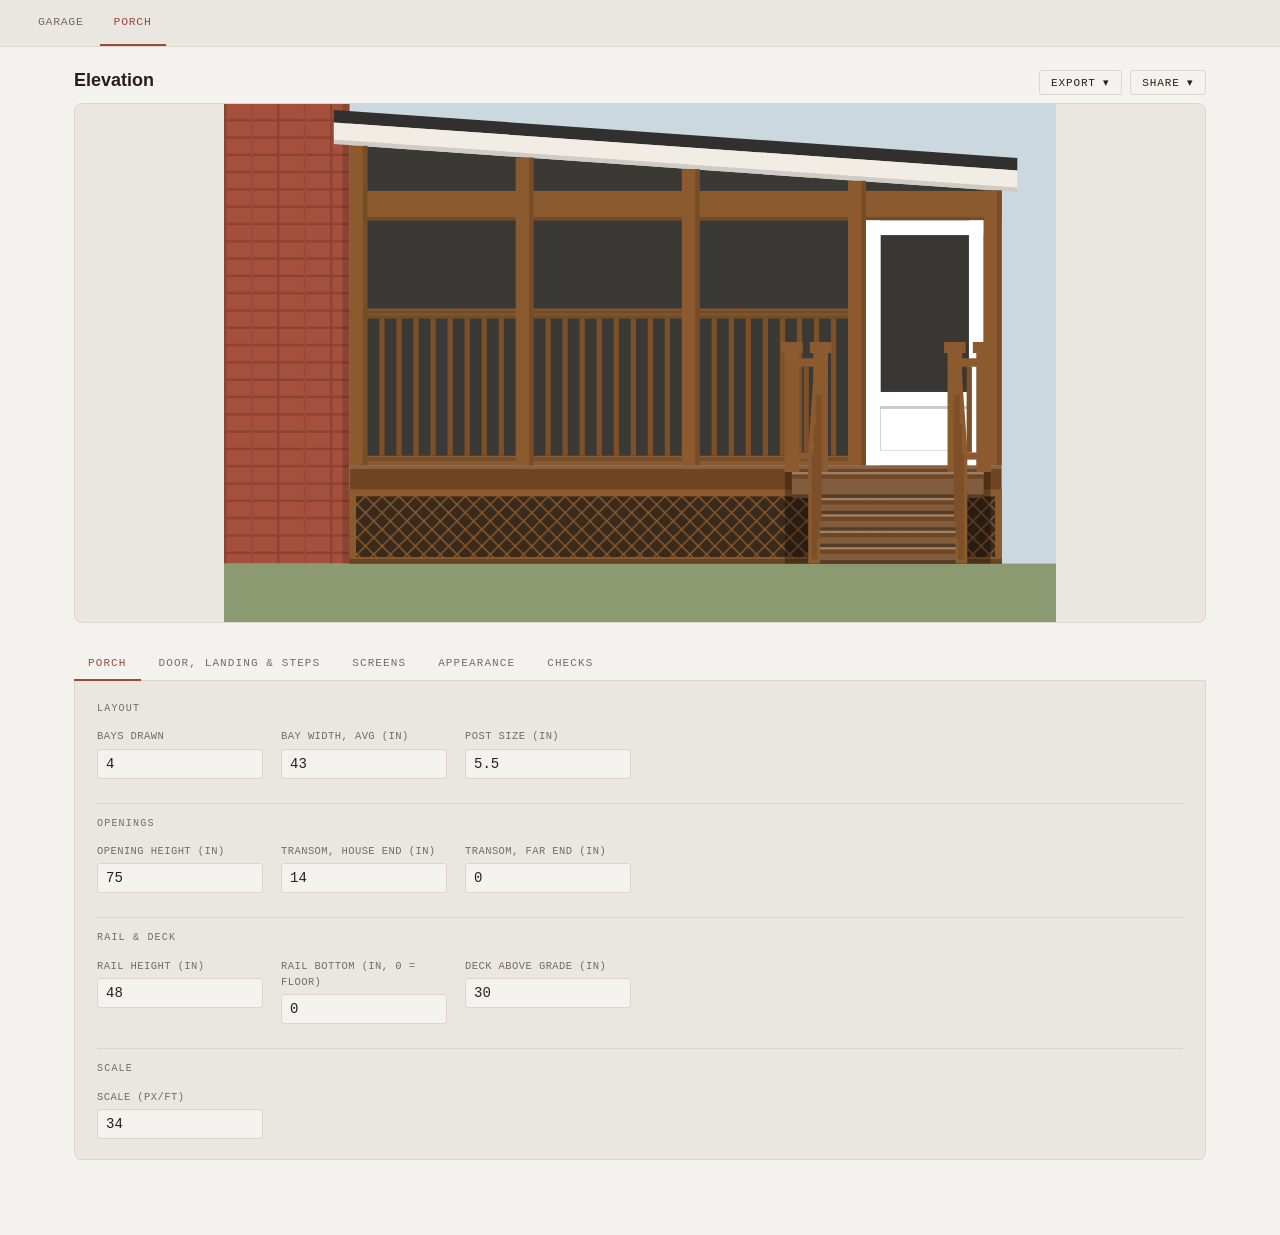
<file: porch-elevation-tool.html>
<!doctype html>
<html lang="en">
<head>
<meta charset="utf-8">
<meta name="viewport" content="width=device-width, initial-scale=1">
<title>Porch Elevation Tool</title>
<link rel="stylesheet" href="shared.css">
<style>
  .screen-swatches { display:flex; gap:20px; margin-top:16px; }
  .screen-swatch-wrap { display:flex; flex-direction:column; align-items:center; gap:6px; }
  .screen-swatch { width:36px; height:36px; border-radius:50%; border:2px solid rgba(0,0,0,0.2);
    cursor:pointer; padding:0; }
  .screen-swatch.selected { outline:2px solid var(--accent, #4a90d9); outline-offset:2px; }
  .screen-swatch-name { font-size:11.5px; color:var(--muted); }
</style>
</head>
<body>
<nav class="tools">
  <a href="garage-elevation-tool.html">Garage</a>
  <a href="porch-elevation-tool.html" class="active">Porch</a>
</nav>
<div class="wrap">

  <!-- Same idea as the garage file — everything comes from the CONFIG
       object at the top of the script. The door fills its bay; the landing
       is sized in bay-widths; the stairs are a percentage of the landing
       and can sit left, centre or right. Steps are drawn end-on. -->

  <div id="out"></div>

  <div class="tabbar">
    <button type="button" class="active" data-tab="tabPorch">Porch</button>
    <button type="button" data-tab="tabDoor">Door, landing &amp; steps</button>
    <button type="button" data-tab="tabScreens">Screens</button>
    <button type="button" data-tab="tabAppearance">Appearance</button>
    <button type="button" data-tab="tabChecks">Checks</button>
  </div>

  <div class="panel tabpanel active" id="tabPorch">
    <div class="grid" id="ctlPorch"></div>
  </div>

  <div class="panel tabpanel" id="tabDoor">
    <div class="grid" id="ctlDoor"></div>
  </div>

  <div class="panel tabpanel" id="tabScreens">
    <div class="grid" id="ctlScreens"></div>
    <div class="screen-swatches" id="ctlScreenColors"></div>
  </div>

  <div class="panel tabpanel" id="tabAppearance">
    <div class="grid" id="ctlAppearance"></div>
    <div class="swatches" id="ctlColors"></div>
  </div>

  <div class="panel tabpanel" id="tabChecks">
    <div class="checks" id="checks"></div>
  </div>
</div>

<script src="shared.js"></script>
<script>
"use strict";

/* ===================================================================
   CONFIG — feet unless the name says inches or percent.
   =================================================================== */

const CONFIG = {
  bays:              4,     // bays drawn (the real porch has ~10)
  bayWidthFt:        43/12, // nominal clear width (43"); sets the total run. The door
                             // bay is pinned to doorWidthFt, the rest split what's left evenly
  postSizeIn:        5.5,   // 6x6 actual
  openingHeightFt:   6.25,  // deck to underside of header — 6.25 + the 0.75 header = 7' to the top of the header
  railHeightFt:      4,     // deck to top of the handrail cap
  railBotFt:         0,     // deck to the bottom of the rail assembly — 0 sits it flush with the floor
  deckAboveGradeFt:  2.5,   // deck surface above grade
  transomTallIn:     14,    // transom height at the house end (in)
  transomShortIn:    0,     // transom height at the far end — flush with the header (in)

  showDoor:          true,
  doorBay:           4,     // 1-based; the door fills this bay
  doorWidthFt:       3,     // the door bay is pinned to this width
  doorSwingOut:      true,

  landingBays:       1.5,   // 1, 1.5 or 2 bay widths
  stairPct:          70,    // stair width as a % of landing width
  stairAlign:        "center",  // "left" | "center" | "right"
  riserInches:       7,

  screensOn:         false,     // Screen Tight-style molding over the non-door bays
  screenMount:       "surface", // "surface" | "inset" (their "Mini Track")
  screenWidth:       "standard",// "standard" (1.5") | "wide" (3.5") — surface mount only
  screenColor:       "#FFFFFF", // White | Black | Dark Bronze
  screenSplit:       "transom", // "single" (whole bay) | "transom" (transom + main) | "all" (transom + above/below rail)

  pxPerFt:           34,

  // appearance — a starting palette, freely editable below
  colors: { post:"#8B5A2E", beam:"#8B5A2E", rail:"#8B5A2E", spindle:"#7E5029",
            floor:"#6F4522", riser:"#6F4522", skirt:"#8B5A2E", skirtbg:"#3A2A1B", interior:"#2F2C28",
            door:"#FFFFFF", stairRail:"#8B5A2E", stairSpindle:"#7E5029" }
};

/* Pre-configured color palettes. Any of these can be loaded, then tweaked
   freely via the swatches below. */

const PALETTES = [
  { name:"As it stands", c:{
      post:"#8B5A2E", beam:"#8B5A2E", rail:"#8B5A2E", spindle:"#7E5029",
      floor:"#6F4522", riser:"#6F4522", skirt:"#8B5A2E", skirtbg:"#3A2A1B", interior:"#2F2C28",
      door:"#FFFFFF", stairRail:"#8B5A2E", stairSpindle:"#7E5029" } },
  { name:"Trim white, dark floor", c:{
      post:"#EFEBE2", beam:"#EFEBE2", rail:"#EFEBE2", spindle:"#EFEBE2",
      floor:"#3B3430", riser:"#3B3430", skirt:"#EFEBE2", skirtbg:"#2A2522", interior:"#2E2C29",
      door:"#FFFFFF", stairRail:"#EFEBE2", stairSpindle:"#EFEBE2" } },
  { name:"Charcoal throughout", c:{
      post:"#343230", beam:"#343230", rail:"#343230", spindle:"#2C2A28",
      floor:"#2A2724", riser:"#2A2724", skirt:"#343230", skirtbg:"#1E1C1A", interior:"#242220",
      door:"#FFFFFF", stairRail:"#343230", stairSpindle:"#2C2A28" } },
  { name:"White frame, black rail", c:{
      post:"#EFEBE2", beam:"#EFEBE2", rail:"#EFEBE2", spindle:"#2C2A27",
      floor:"#3B3430", riser:"#3B3430", skirt:"#EFEBE2", skirtbg:"#2A2522", interior:"#2E2C29",
      door:"#FFFFFF", stairRail:"#EFEBE2", stairSpindle:"#2C2A27" } }
];

const SCREEN_COLORS = [
  ["#FFFFFF", "White"],
  ["#040707", "Black"],
  ["#423314", "Dark Bronze"]
];

const COLOR_ROLES = [
  ["post",     "Posts"],
  ["beam",     "Beam / header"],
  ["rail",     "Deck rail"],
  ["spindle",  "Deck spindles"],
  ["floor",    "Tread (horizontal)"],
  ["riser",    "Riser (vertical)"],
  ["skirt",    "Skirt trim"],
  ["skirtbg",  "Skirt background"],
  ["interior", "Interior (screen)"],
  ["door",     "Door"],
  ["stairRail",    "Stair rail"],
  ["stairSpindle", "Stair spindles"]
];

/* Bay widths in feet: normally uniform, but the door bay is pinned to
   cfg.doorWidthFt and the rest of the run splits evenly across the other
   bays. Shared by geometry() (px) and runChecks() (ft) so both agree. */
function bayWidthsFt(cfg) {
  const doorBayIdx = cfg.showDoor ? Math.min(cfg.doorBay, cfg.bays) - 1 : -1;
  const doorWFt = cfg.doorWidthFt;
  const totalClearFt = cfg.bays * cfg.bayWidthFt;
  const otherCount = doorBayIdx >= 0 ? cfg.bays - 1 : cfg.bays;
  const otherWFt = otherCount > 0
    ? (totalClearFt - (doorBayIdx >= 0 ? doorWFt : 0)) / otherCount
    : totalClearFt;
  const widths = [];
  for (let i = 0; i < cfg.bays; i++) widths.push(i === doorBayIdx ? doorWFt : otherWFt);
  return { widths, doorBayIdx, doorWFt };
}

/* ===================================================================
   Geometry
   =================================================================== */

function geometry(cfg) {
  const S = cfg.pxPerFt;
  const ft = f => f * S;
  const inch = i => (i / 12) * S;

  const PW = inch(cfg.postSizeIn);
  const houseW = ft(3.2);
  const x0 = houseW;                                  // face of the first post

  const { widths: bayWidthsFtArr, doorBayIdx } = bayWidthsFt(cfg);
  const bayWidths = bayWidthsFtArr.map(ft);
  const porchW = bayWidths.reduce((a, b) => a + b, 0) + (cfg.bays + 1) * PW;
  const x1 = x0 + porchW;

  const topPad = ft(0.5);
  const roofBand = ft(0.55);
  const headerH = ft(0.75);

  // vertical stack, worked down from the tallest point
  const roofTopL = topPad;
  const headerTopY = roofTopL + roofBand + inch(cfg.transomTallIn);
  const headerBotY = headerTopY + headerH;
  const deckTopY = headerBotY + ft(cfg.openingHeightFt);
  const deckFasciaH = ft(0.62);
  const groundY = deckTopY + ft(cfg.deckAboveGradeFt);
  const skirtTopY = deckTopY + deckFasciaH;

  // top rail: a 1.5" cap over a 1.5" sub-rail that the balusters hook into.
  // bottom rail: a 1.5" sub-rail the balusters hook into, over a 1.5" base
  // board — railBotFt measures to the bottom of that base board, so 0 sits
  // the whole assembly flush with the floor.
  const boardH = inch(1.5);
  const railTopCapY = deckTopY - ft(cfg.railHeightFt);
  const railTopCapH = boardH;
  const railTopSubY = railTopCapY + boardH;
  const railTopSubH = boardH;

  const railBotBaseBotY = deckTopY - ft(cfg.railBotFt);
  const railBotBaseY = railBotBaseBotY - boardH;
  const railBotBaseH = boardH;
  const railBotSubY = railBotBaseY - boardH;
  const railBotSubH = boardH;

  // rake: roof underside falls from the house end to the far end
  const rakeL = headerTopY - inch(cfg.transomTallIn);
  const rakeR = headerTopY - inch(cfg.transomShortIn);
  const rakeY = x => rakeL + (x - x0) * ((rakeR - rakeL) / (x1 - x0));

  // posts and bays, built cumulatively since bay widths may differ
  const posts = [x0], bays = [];
  for (let i = 0; i < cfg.bays; i++) {
    const a = posts[i] + PW;
    bays.push([a, a + bayWidths[i]]);
    posts.push(a + bayWidths[i]);
  }

  const W = x1 + ft(1.4);
  const H = groundY + ft(1.5);

  return { S, ft, inch, PW, bayWidths, doorBayIdx, x0, x1, posts, bays, rakeY,
           roofTopL, roofBand, headerTopY, headerBotY, headerH,
           deckTopY, deckFasciaH, skirtTopY, groundY,
           railTopCapY, railTopCapH, railTopSubY, railTopSubH,
           railBotSubY, railBotSubH, railBotBaseY, railBotBaseH, railBotBaseBotY,
           W, H };
}

/* landing and stair extents, in px. "1 bay" is just the door bay; "1.5"
   and "2" extend the landing into the real neighboring bay by that
   fraction, rather than a multiple of the door's own width — so the extra
   size reflects the actual (usually wider) bay next door. */
function stairLayout(cfg, g) {
  if (!cfg.showDoor) return null;
  const idx = g.doorBayIdx;
  const bay = g.bays[idx];

  // extend toward the bay before the door (the porch interior) when one
  // exists, otherwise the bay after — a single-bay porch has no neighbor
  const hasLeft = idx > 0, hasRight = idx < g.bays.length - 1;
  const neighborIdx = hasLeft ? idx - 1 : (hasRight ? idx + 1 : -1);
  const neighborW = neighborIdx >= 0 ? (g.bays[neighborIdx][1] - g.bays[neighborIdx][0]) : 0;
  const extraFrac = Math.max(0, Math.min(1, cfg.landingBays - 1));

  let la, lb;
  if (neighborIdx === idx - 1) {
    lb = bay[1];
    la = bay[0] - extraFrac * neighborW;
  } else if (neighborIdx === idx + 1) {
    la = bay[0];
    lb = bay[1] + extraFrac * neighborW;
  } else {
    la = bay[0]; lb = bay[1];
  }

  const landW = lb - la;
  const cx = (la + lb) / 2;

  const stairW = landW * (cfg.stairPct / 100);
  let sa;
  if (cfg.stairAlign === "left") sa = la;
  else if (cfg.stairAlign === "right") sa = lb - stairW;
  else sa = cx - stairW / 2;

  return { bay, cx, la, lb, landW, sa, sb: sa + stairW, stairW };
}

/* ===================================================================
   Drawing
   =================================================================== */

const rect = (x, y, w, h, f) =>
  `<rect x="${x}" y="${y}" width="${w}" height="${h}" fill="${f}"/>`;
const poly = (pts, f) => `<polygon points="${pts}" fill="${f}"/>`;

/* balusters filling a run, spaced evenly so the gap at each end matches
   the gaps between balusters (rather than running a fixed gap from the
   left edge and leaving a leftover remainder on the right). */
function balusters(a, b, top, bottom, g, colorVar = "--spindle") {
  const bw = g.inch(1.6), targetGap = g.inch(3.9);
  const w = b - a;
  const n = Math.max(1, Math.round((w - targetGap) / (bw + targetGap)));
  const gap = (w - n * bw) / (n + 1);
  let s = "";
  for (let i = 0; i < n; i++) {
    const x = a + gap + i * (bw + gap);
    s += rect(x, top, bw, bottom - top, `var(${colorVar})`);
  }
  return s;
}

/* Screen Tight-style molding border, drawn either proud of an opening
   ("surface", outside the given rect) or trimmed just inside it ("inset"). */
function frameOutside(x, y, w, h, t, color, edges) {
  const top = !edges || edges.top !== false, bottom = !edges || edges.bottom !== false;
  const left = !edges || edges.left !== false, right = !edges || edges.right !== false;
  // caps normally overhang by t on each side, but at a shared post that
  // isn't enough to reach the far side (avoiding a gap in the middle of
  // the post) — capLeftExt/capRightExt let the caller reach all the way
  // across it instead
  const capL = edges && edges.capLeftExt !== undefined ? edges.capLeftExt : t;
  const capR = edges && edges.capRightExt !== undefined ? edges.capRightExt : t;
  return (top ? rect(x - capL, y - t, w + capL + capR, t, color) : "") +
         (bottom ? rect(x - capL, y + h, w + capL + capR, t, color) : "") +
         (left ? rect(x - t, y, t, h, color) : "") +
         (right ? rect(x + w, y, t, h, color) : "");
}
function frameInside(x, y, w, h, t, color, edges) {
  const top = !edges || edges.top !== false, bottom = !edges || edges.bottom !== false;
  return (top ? rect(x, y, w, t, color) : "") +
         (bottom ? rect(x, y + h - t, w, t, color) : "") +
         rect(x, y, t, h, color) +
         rect(x + w - t, y, t, h, color);
}

/* Same idea, but the top edge follows a sloped line (topFn(x)) instead of
   a flat y — used where the frame has to follow the roof rake, and needs
   its verticals to meet that line at the right height on each side. */
function slopedFrameOutside(a, c, topFn, bottomY, t, color, edges) {
  const left = !edges || edges.left !== false, right = !edges || edges.right !== false;
  const capL = edges && edges.capLeftExt !== undefined ? edges.capLeftExt : t;
  const capR = edges && edges.capRightExt !== undefined ? edges.capRightExt : t;
  const topL = topFn(a), topR = topFn(c);
  return poly(`${a - capL},${topL - t} ${c + capR},${topR - t} ${c + capR},${topR} ${a - capL},${topL}`, color) +
         rect(a - capL, bottomY, (c - a) + capL + capR, t, color) +
         (left ? rect(a - t, topL, t, (bottomY - topL) + t, color) : "") +
         (right ? rect(c, topR, t, (bottomY - topR) + t, color) : "");
}
function slopedFrameInside(a, c, topFn, bottomY, t, color) {
  const topL = topFn(a), topR = topFn(c);
  return poly(`${a},${topL} ${c},${topR} ${c},${topR + t} ${a},${topL + t}`, color) +
         rect(a, bottomY - t, c - a, t, color) +
         rect(a, topL, t, bottomY - topL, color) +
         rect(c - t, topR, t, bottomY - topR, color);
}

/* One continuous vertical strip at a shared post between two screened
   bays — surface mount only, since surface trim runs proud of the post
   and a wide board should span it as one piece rather than each bay
   mounting its own overlapping half. The spline mount always runs the
   full height of whatever opening it covers — "all" only adds a
   bisecting cap at the rail, it doesn't split the vertical run. Each
   segment extends past the header/floor by t, the same as the bays'
   own edges do, so it reaches the far side of the horizontal caps
   instead of stopping short at their near edge. */
function sharedPostVertical(cfg, g, xCenter, t, color) {
  const split = cfg.screenSplit;
  const x0 = xCenter - t / 2;
  const rakeTop = g.rakeY(xCenter);
  if (split === "single") return rect(x0, rakeTop, t, (g.deckTopY - rakeTop) + t, color);

  const mainTop = g.headerBotY - t;
  return rect(x0, rakeTop, t, (g.headerTopY - rakeTop) + t, color) +
         rect(x0, mainTop, t, (g.deckTopY - mainTop) + t, color);
}

/* screen molding over the non-door bays. screenSplit controls how many
   pieces make up each bay:
   - "single": one frame per bay, roofline to floor, running straight
     through the header and handrail.
   - "transom": a transom piece (following the rake) plus one frame for
     the whole main opening, unbroken by the handrail.
   - "all": transom, then separate frames above and below the handrail —
     the handrail's own thickness is left unmolded either way, since real
     track is a single top-and-bottom-receiving piece, not a wrap. */
function drawScreens(cfg, g, doorIdx) {
  if (!cfg.screensOn) return "";
  let s = "";
  const color = cfg.screenColor;
  const surface = cfg.screenMount === "surface";
  const flatFrame = surface ? frameOutside : frameInside;
  const slopeFrame = surface ? slopedFrameOutside : slopedFrameInside;
  const t = surface ? g.inch(cfg.screenWidth === "wide" ? 3.5 : 1.5) : g.inch(0.75);
  const split = cfg.screenSplit;
  const isScreenable = i => i >= 0 && i < g.bays.length && i !== doorIdx;

  g.bays.forEach((b, i) => {
    if (!isScreenable(i)) return;
    const a = b[0], c = b[1], w = c - a;
    // a shared post between two screened bays gets one vertical piece
    // (below), not one from each side, so surface skips its own here —
    // and its caps reach all the way across the post (capLeftExt/
    // capRightExt) instead of just overhanging by t, so they meet the
    // neighbor's cap with no gap in between
    const edges = surface
      ? {
          left: !isScreenable(i - 1), right: !isScreenable(i + 1),
          capLeftExt: isScreenable(i - 1) ? g.PW : t,
          capRightExt: isScreenable(i + 1) ? g.PW : t
        }
      : undefined;

    if (split === "single") {
      s += slopeFrame(a, c, g.rakeY, g.deckTopY, t, color, edges);
      return;
    }

    s += slopeFrame(a, c, g.rakeY, g.headerTopY, t, color, edges);

    if (split === "transom" || surface) {
      // surface's spline mount always runs the full height of the main
      // opening as one unbroken frame — "all" only adds a bisecting cap
      // at the rail, at a fixed 1.5" regardless of the chosen perimeter
      // width, since that's the actual hardware crossing the rail
      s += flatFrame(a, g.headerBotY, w, g.deckTopY - g.headerBotY, t, color, edges);
      if (surface && split === "all") {
        s += rect(a - edges.capLeftExt, g.railTopCapY, w + edges.capLeftExt + edges.capRightExt, g.inch(1.5), color);
      }
    } else {
      // inset (Mini Track) is genuinely two independent pieces of track —
      // above and below each keep their own complete frame, no shared
      // piece, and below has to clear the whole handrail (both the cap
      // and the sub-rail the balusters mortise into) instead of stopping
      // partway through it
      const railBot = g.railTopSubY + g.railTopSubH;
      s += flatFrame(a, g.headerBotY, w, g.railTopCapY - g.headerBotY, t, color, edges);
      s += flatFrame(a, railBot, w, g.deckTopY - railBot, t, color, edges);
    }
  });

  if (surface) {
    g.bays.forEach((b, i) => {
      if (!isScreenable(i) || !isScreenable(i + 1)) return;
      const xCenter = (b[1] + g.bays[i + 1][0]) / 2;
      s += sharedPostVertical(cfg, g, xCenter, t, color);
    });
  }

  return s;
}

/* screen door filling its whole bay */
function screenDoor(bay, g, cfg) {
  const a = bay[0], w = bay[1] - bay[0];
  const top = g.headerBotY, h = g.deckTopY - top;
  const st = g.inch(4.5);                 // stile / rail width
  const kick = g.ft(1.5);                 // solid panel at the bottom
  let s = rect(a, top, w, h, "var(--interior)");
  s += rect(a, top, w, h, "rgba(140,150,145,0.10)");

  s += rect(a, top, st, h, "var(--door)");
  s += rect(a + w - st, top, st, h, "var(--door)");
  s += rect(a, top, w, st, "var(--door)");
  s += rect(a, g.deckTopY - st, w, st, "var(--door)");
  s += rect(a, g.deckTopY - kick - st, w, st, "var(--door)");
  s += rect(a + st, g.deckTopY - kick, w - st * 2, kick - st, "var(--door)");
  s += rect(a + st, g.deckTopY - kick, w - st * 2, 2, "rgba(0,0,0,0.20)");

  // hinge side and handle follow the swing
  const hx = cfg.doorSwingOut ? a + w - st * 2.2 : a + st * 1.4;
  s += rect(hx, g.deckTopY - kick - g.ft(1.1), g.inch(1.6), g.inch(7), "rgba(0,0,0,0.45)");
  return s;
}

/* landing and steps, seen end-on */
function landingSteps(L, g, cfg) {
  const LT = g.deckTopY + g.inch(2);          // landing sits a touch below the threshold
  const LF = g.ft(0.66);                       // landing fascia
  const n = Math.max(1, Math.round((cfg.deckAboveGradeFt * 12) / cfg.riserInches));
  const stepH = (g.groundY - (LT + LF)) / n;
  // each tread a little wider as it nears you, but never past the landing edges
  const grow = Math.min(g.inch(4), Math.max(0, L.landW - L.stairW));
  const RH = g.ft(2.9);                        // guard height
  let s = "";

  // shadow on the skirt behind
  s += rect(L.la - 6, LT, L.landW + 12, g.groundY - LT, "rgba(0,0,0,0.30)");

  // landing — riser-colored fascia with a tread-colored cap along the top
  s += rect(L.la, LT, L.landW, LF, "var(--riser)");
  s += rect(L.la, LT, L.landW, LF, "rgba(255,255,255,0.12)");
  s += rect(L.la, LT, L.landW, Math.min(g.inch(2), LF), "var(--floor)");
  s += rect(L.la, LT, L.landW, 2, "rgba(255,255,255,0.32)");
  s += rect(L.la, LT + LF - 3, L.landW, 3, "rgba(0,0,0,0.34)");

  // steps
  for (let i = 0; i < n; i++) {
    const w = L.stairW + grow * (i / Math.max(1, n - 1));
    const cxS = (L.sa + L.sb) / 2;
    const y = LT + LF + i * stepH;
    s += rect(cxS - w / 2, y, w, stepH, "var(--riser)");
    s += rect(cxS - w / 2, y, w, stepH, "rgba(255,255,255,0.12)");
    s += rect(cxS - w / 2, y, w, Math.min(g.inch(2), stepH), "var(--floor)");
    s += rect(cxS - w / 2, y, w, 2, "rgba(255,255,255,0.32)");
    s += rect(cxS - w / 2, y + stepH - 3, w, 3, "rgba(0,0,0,0.34)");
  }

  // guard across the parts of the landing the stairs don't use
  [[L.la, L.sa], [L.sb, L.lb]].forEach(seg => {
    const w = seg[1] - seg[0];
    if (w < g.inch(4)) return;
    s += rect(seg[0], LT - RH, w, g.inch(2.6), "var(--stairRail)");
    s += rect(seg[0], LT - g.ft(0.5), w, g.inch(2.2), "var(--stairRail)");
    s += balusters(seg[0], seg[1], LT - RH + g.inch(2.6), LT - g.ft(0.5), g, "--stairSpindle");
  });

  // newels at the landing corners and either side of the steps
  [L.la, L.lb, L.sa, L.sb].forEach(x => {
    const nw = g.inch(4.5);
    s += rect(x - nw / 2, LT - RH - g.inch(2), nw, RH + g.inch(2), "var(--stairRail)");
    s += rect(x - nw / 2 - 3, LT - RH - g.inch(5), nw + 6, g.inch(3.4), "var(--stairRail)");
  });

  // stair guards running down beside the steps
  [-1, 1].forEach(k => {
    const xTop = k < 0 ? L.sa : L.sb;
    const cxS = (L.sa + L.sb) / 2;
    const xBot = cxS + k * ((L.stairW + grow) / 2);
    const bw = g.inch(3.6);
    s += rect(xBot - bw / 2, g.groundY - RH, bw, RH, "var(--stairRail)");
    s += poly(
      `${xTop + k * bw / 2},${LT - RH} ${xBot + k * bw / 2},${g.groundY - RH} ` +
      `${xBot - k * bw / 2},${g.groundY - RH + g.inch(2.8)} ${xTop - k * bw / 2},${LT - RH + g.inch(2.8)}`,
      "var(--stairRail)");
    for (let t = 0.3; t < 0.95; t += 0.32) {
      const bx = xTop + (xBot - xTop) * t;
      const byT = (LT - RH) + ((g.groundY - RH) - (LT - RH)) * t;
      const byB = (LT + LF) + (g.groundY - (LT + LF)) * t;
      s += rect(bx - g.inch(0.9), byT + g.inch(2.8), g.inch(1.8), byB - byT - g.inch(2.8), "var(--stairSpindle)");
    }
  });

  return s;
}

function drawPorch(cfg, uid) {
  const g = geometry(cfg);
  const L = stairLayout(cfg, g);
  const doorIdx = cfg.showDoor ? Math.min(cfg.doorBay, cfg.bays) - 1 : -1;

  // a landing that runs past the porch corner still has to fit in the frame
  if (L) g.W = Math.max(g.W, L.lb + g.ft(1.2));

  let s = "";

  // diamond lattice: a plain crosshatch grid, rotated 45deg by the pattern
  // itself so the strips read as diamonds rather than a square grid
  const latP = g.inch(3.6), latSW = g.inch(0.85);

  s += `<defs>
    <pattern id="bk${uid}" width="46" height="15" patternUnits="userSpaceOnUse">
      <rect width="46" height="15" fill="#A5503C"/>
      <rect width="46" height="2" y="13" fill="#8B4231"/>
      <rect width="2" height="15" fill="#8B4231"/>
      <rect width="2" height="15" x="23" fill="#9A4A37"/>
    </pattern>
    <pattern id="lat${uid}" width="${latP}" height="${latP}" patternUnits="userSpaceOnUse" patternTransform="rotate(45)">
      <line x1="0" y1="0" x2="0" y2="${latP}" stroke="var(--skirt)" stroke-width="${latSW}"/>
      <line x1="0" y1="0" x2="${latP}" y2="0" stroke="var(--skirt)" stroke-width="${latSW}"/>
    </pattern>
    <clipPath id="op${uid}"><polygon points="${g.x0},${g.rakeY(g.x0)} ${g.x1},${g.rakeY(g.x1)} ${g.x1},${g.deckTopY} ${g.x0},${g.deckTopY}"/></clipPath>
  </defs>`;

  // sky, ground, house wall
  s += rect(0, 0, g.W, g.groundY, "var(--sky)");
  s += rect(0, g.groundY, g.W, g.H - g.groundY, "var(--grass)");
  s += rect(0, 0, g.x0, g.groundY, `url(#bk${uid})`);
  s += rect(g.x0 - 6, 0, 6, g.groundY, "rgba(0,0,0,0.16)");

  // porch interior seen through the screen
  s += `<g clip-path="url(#op${uid})">`;
  s += rect(g.x0, 0, g.x1 - g.x0, g.deckTopY, "var(--interior)");
  s += rect(g.x0, 0, g.x1 - g.x0, g.deckTopY, "rgba(140,150,145,0.13)");
  s += "</g>";

  // shed roof: shingle sliver over a white fascia, following the rake
  const rl = g.rakeY(g.x0 - g.ft(0.4)), rr = g.rakeY(g.x1 + g.ft(0.4));
  const RB = g.roofBand;
  s += poly(`${g.x0 - g.ft(0.4)},${rl - RB - g.ft(0.32)} ${g.x1 + g.ft(0.4)},${rr - RB - g.ft(0.32)} ${g.x1 + g.ft(0.4)},${rr - RB} ${g.x0 - g.ft(0.4)},${rl - RB}`, "#31302E");
  s += poly(`${g.x0 - g.ft(0.4)},${rl - RB} ${g.x1 + g.ft(0.4)},${rr - RB} ${g.x1 + g.ft(0.4)},${rr} ${g.x0 - g.ft(0.4)},${rl}`, "#F1EDE5");
  s += poly(`${g.x0 - g.ft(0.4)},${rl - 4} ${g.x1 + g.ft(0.4)},${rr - 4} ${g.x1 + g.ft(0.4)},${rr} ${g.x0 - g.ft(0.4)},${rl}`, "rgba(0,0,0,0.14)");

  // header beam
  s += rect(g.x0, g.headerTopY, g.x1 - g.x0, g.headerH, "var(--beam)");
  s += rect(g.x0, g.headerBotY - 3, g.x1 - g.x0, 3, "rgba(0,0,0,0.17)");

  // rails, interrupted at the door bay
  const runs = doorIdx < 0
    ? [[g.x0, g.x1]]
    : [[g.x0, g.bays[doorIdx][0] - g.PW], [g.bays[doorIdx][1] + g.PW, g.x1]];
  runs.forEach(run => {
    const w = run[1] - run[0];
    if (w <= 0) return;
    s += rect(run[0], g.railTopCapY, w, g.railTopCapH, "var(--rail)");
    s += rect(run[0], g.railTopCapY + g.railTopCapH - 3, w, 3, "rgba(0,0,0,0.15)");
    s += rect(run[0], g.railTopSubY, w, g.railTopSubH, "var(--rail)");
    s += rect(run[0], g.railTopSubY + g.railTopSubH - 3, w, 3, "rgba(0,0,0,0.15)");
    s += rect(run[0], g.railBotSubY, w, g.railBotSubH, "var(--rail)");
    s += rect(run[0], g.railBotSubY + g.railBotSubH - 3, w, 3, "rgba(0,0,0,0.15)");
    s += rect(run[0], g.railBotBaseY, w, g.railBotBaseH, "var(--rail)");
  });

  // spindles — hooked between the top and bottom sub-rails
  g.bays.forEach((b, i) => {
    if (i === doorIdx) return;
    s += balusters(b[0], b[1], g.railTopSubY + g.railTopSubH, g.railBotSubY, g);
  });

  if (doorIdx >= 0) s += screenDoor(g.bays[doorIdx], g, cfg);

  // posts
  g.posts.forEach(x => {
    const top = g.rakeY(x + g.PW / 2);
    s += rect(x, top, g.PW, g.deckTopY - top, "var(--post)");
    s += rect(x + g.PW - 4, top, 4, g.deckTopY - top, "rgba(0,0,0,0.14)");
  });

  // deck band
  s += rect(g.x0, g.deckTopY, g.x1 - g.x0, g.deckFasciaH, "var(--floor)");
  s += rect(g.x0, g.deckTopY, g.x1 - g.x0, 3, "rgba(255,255,255,0.16)");

  // skirt: one diamond lattice panel running uninterrupted the whole way
  // to the end of the deck, flush to the frame with no margin — the
  // landing/steps (drawn afterward) cover whatever's behind them
  s += rect(g.x0, g.skirtTopY, g.x1 - g.x0, g.groundY - g.skirtTopY, "var(--skirtbg)");
  {
    const a = g.x0, c = g.x1, t = g.skirtTopY, u = g.groundY;
    s += rect(a, t, c - a, u - t, `url(#lat${uid})`);
    s += rect(a, t, c - a, g.inch(2), "var(--skirt)");
    s += rect(a, u - g.inch(2), c - a, g.inch(2), "var(--skirt)");
    s += rect(a, t, g.inch(2), u - t, "var(--skirt)");
    s += rect(c - g.inch(2), t, g.inch(2), u - t, "var(--skirt)");
  }
  s += rect(g.x0, g.groundY - 4, g.x1 - g.x0, 4, "rgba(0,0,0,0.25)");

  // molding is surface-applied trim, so it's drawn last — otherwise the
  // deck band paints right over the bottom of the frame
  s += drawScreens(cfg, g, doorIdx);

  if (L) s += landingSteps(L, g, cfg);

  const site = { sky:"#CBD8DF", grass:"#8C9A72" };
  const vars = Object.entries({ ...cfg.colors, ...site }).map(([k, v]) => `--${k}:${v}`).join(";");
  return `<svg xmlns="http://www.w3.org/2000/svg" viewBox="0 0 ${Math.round(g.W)} ${Math.round(g.H)}" style="${vars}">${s}</svg>`;
}

/* ===================================================================
   Checks
   =================================================================== */

function runChecks(cfg) {
  const out = [];
  const { widths, doorBayIdx } = bayWidthsFt(cfg);

  if (cfg.showDoor) {
    const doorFt = widths[doorBayIdx];

    // the landing extends into the real neighboring bay, not a multiple of
    // the door's own width — same rule as stairLayout()
    const hasLeft = doorBayIdx > 0, hasRight = doorBayIdx < cfg.bays - 1;
    const neighborIdx = hasLeft ? doorBayIdx - 1 : (hasRight ? doorBayIdx + 1 : -1);
    const neighborFt = neighborIdx >= 0 ? widths[neighborIdx] : 0;
    const extraFrac = Math.max(0, Math.min(1, cfg.landingBays - 1));
    const landFt = doorFt + extraFrac * neighborFt;
    const stairFt = landFt * (cfg.stairPct / 100);

    if (neighborIdx < 0 && extraFrac > 0) {
      out.push({ ok: false, label: "Landing extension",
        value: "no neighbor bay — capped to door width" });
    }

    const sideFt = (landFt - doorFt) / 2;
    out.push({ ok: landFt >= doorFt,
      label: "Landing beyond door",
      value: sideFt > 0 ? `${(sideFt * 12).toFixed(0)}" into next bay` : "flush with door" });

    out.push({ ok: stairFt >= 3, label: "Stair width", value: `${stairFt.toFixed(1)}'` });

    const inset = landFt - stairFt;
    out.push({ ok: inset >= 1,
      label: "Landing beyond stairs",
      value: `${(inset * 12).toFixed(0)}" total` });

    const risers = Math.max(1, Math.round((cfg.deckAboveGradeFt * 12) / cfg.riserInches));
    const rh = (cfg.deckAboveGradeFt * 12) / risers;
    out.push({ ok: rh >= 4 && rh <= 7.75,
      label: `Riser height (${risers} risers)`, value: `${rh.toFixed(2)}"` });
  }

  out.push({ ok: true, label: "Porch width drawn",
    value: `${(cfg.bays * cfg.bayWidthFt + (cfg.bays + 1) * cfg.postSizeIn / 12).toFixed(1)}'` });

  return out;
}

/* ===================================================================
   UI
   =================================================================== */

const FIELDS_PORCH_LAYOUT = [
  ["bays", "Bays drawn", 1, 12, 1],
  ["bayWidthFt", "Bay width, avg (in)", 24, 144, 1],
  ["postSizeIn", "Post size (in)", 3, 12, 0.5]
];
const FIELDS_PORCH_OPENINGS = [
  ["openingHeightFt", "Opening height (in)", 48, 144, 1],
  ["transomTallIn", "Transom, house end (in)", 0, 72, 0.5],
  ["transomShortIn", "Transom, far end (in)", 0, 72, 0.5]
];
const FIELDS_PORCH_RAIL_DECK = [
  ["railHeightFt", "Rail height (in)", 30, 54, 1],
  ["railBotFt", "Rail bottom (in, 0 = floor)", 0, 24, 1],
  ["deckAboveGradeFt", "Deck above grade (in)", 6, 96, 1]
];
const FIELDS_PORCH_SCALE = [
  ["pxPerFt", "Scale (px/ft)", 10, 60, 1]
];

const FIELDS_DOOR = [
  ["doorBay", "Door in bay #", 1, 12, 1],
  ["doorWidthFt", "Door width (in)", 24, 72, 1]
];
const FIELDS_LANDING = [
  ["stairPct", "Stairs (% of landing)", 20, 100, 5],
  ["riserInches", "Riser (in)", 4, 8, 0.25]
];

/* Fields stored in CONFIG as feet but shown/edited in inches (the tool's
   measurements are all specified in inches on site); everything else in
   these lists is already inches, a count, or a percent. */
const FEET_STORED_FIELDS = new Set([
  "bayWidthFt", "openingHeightFt", "railHeightFt", "railBotFt",
  "deckAboveGradeFt", "doorWidthFt"
]);
const NO_UNIT_FIELDS = new Set(["bays", "doorBay", "stairPct", "pxPerFt"]);

function buildNumbers(hostId, fields) {
  const host = document.getElementById(hostId);
  fields.forEach(([key, label, min, max, step]) => {
    const l = document.createElement("label");
    l.innerHTML = `<span>${label}</span>`;
    const inp = document.createElement("input");
    inp.type = "number"; inp.min = min; inp.max = max; inp.step = step;

    if (NO_UNIT_FIELDS.has(key)) {
      inp.value = CONFIG[key];
      inp.addEventListener("input", () => {
        const v = parseFloat(inp.value);
        if (!Number.isNaN(v)) { CONFIG[key] = v; render(); }
      });
    } else {
      const storedInFeet = FEET_STORED_FIELDS.has(key);
      const toIn = () => storedInFeet ? CONFIG[key] * 12 : CONFIG[key];
      const updateTitle = () => {
        const ft = storedInFeet ? CONFIG[key] : CONFIG[key] / 12;
        inp.title = `${ft.toFixed(2)}'`;
      };
      inp.value = Math.round(toIn() * 100) / 100;
      updateTitle();
      inp.addEventListener("input", () => {
        const v = parseFloat(inp.value);
        if (!Number.isNaN(v)) {
          CONFIG[key] = storedInFeet ? v / 12 : v;
          updateTitle();
          render();
        }
      });
    }
    l.appendChild(inp); host.appendChild(l);
  });
}

function buildSelect(hostId, key, label, options) {
  const host = document.getElementById(hostId);
  const l = document.createElement("label");
  l.dataset.key = key;
  l.innerHTML = `<span>${label}</span>`;
  const sel = document.createElement("select");
  options.forEach(([v, t]) => {
    const o = document.createElement("option");
    o.value = v; o.textContent = t;
    if (String(CONFIG[key]) === String(v)) o.selected = true;
    sel.appendChild(o);
  });
  sel.addEventListener("change", () => {
    const n = parseFloat(sel.value);
    CONFIG[key] = Number.isNaN(n) ? sel.value : n;
    render();
  });
  l.appendChild(sel); host.appendChild(l);
}

function buildSwatches(hostId, key, options) {
  const host = document.getElementById(hostId);
  const buttons = [];
  options.forEach(([hex, name]) => {
    const wrap = document.createElement("div");
    wrap.className = "screen-swatch-wrap";

    const b = document.createElement("button");
    b.type = "button";
    b.className = "screen-swatch";
    b.style.background = hex;
    b.title = name;
    b.setAttribute("aria-label", name);
    if (CONFIG[key] === hex) b.classList.add("selected");
    b.addEventListener("click", () => {
      CONFIG[key] = hex;
      buttons.forEach(x => x.classList.toggle("selected", x === b));
      render();
    });
    buttons.push(b);

    const nameEl = document.createElement("span");
    nameEl.className = "screen-swatch-name";
    nameEl.textContent = name;

    wrap.appendChild(b);
    wrap.appendChild(nameEl);
    host.appendChild(wrap);
  });
}

function buildToggle(hostId, key, label) {
  const host = document.getElementById(hostId);
  const l = document.createElement("label");
  l.innerHTML = `<span>&nbsp;</span>`;
  const row = document.createElement("span");
  row.className = "check-row";
  const inp = document.createElement("input");
  inp.type = "checkbox"; inp.checked = CONFIG[key];
  inp.addEventListener("change", () => { CONFIG[key] = inp.checked; render(); });
  row.appendChild(inp); row.appendChild(document.createTextNode(label));
  l.appendChild(row);
  host.appendChild(l);
}


/* Share links — see shared.js for the codec itself. This schema is
   page-specific: it lists CONFIG's fields, their short wire codes, and
   how to (de)serialize each one. Once a code has shipped, never reassign
   it to a different field — mint a new code instead; it's safe to add,
   remove, or reorder entries here freely. */
const SHARE_SCHEMA = {
  bays:             { code: "ba",  type: "num" },
  bayWidthFt:       { code: "bw",  type: "num" },
  postSizeIn:       { code: "ps",  type: "num" },
  openingHeightFt:  { code: "oh",  type: "num" },
  railHeightFt:     { code: "rh",  type: "num" },
  railBotFt:        { code: "rb",  type: "num" },
  deckAboveGradeFt: { code: "dg",  type: "num" },
  transomTallIn:    { code: "tt",  type: "num" },
  transomShortIn:   { code: "ts",  type: "num" },
  showDoor:         { code: "sd",  type: "bool" },
  doorBay:          { code: "db",  type: "num" },
  doorWidthFt:      { code: "dw",  type: "num" },
  doorSwingOut:     { code: "so",  type: "bool" },
  landingBays:      { code: "lb",  type: "num" },
  stairPct:         { code: "sp",  type: "num" },
  stairAlign:       { code: "sa",  type: "str" },
  riserInches:      { code: "ri",  type: "num" },
  screensOn:        { code: "scO", type: "bool" },
  screenMount:      { code: "scM", type: "str" },
  screenWidth:      { code: "scW", type: "str" },
  screenColor:      { code: "scC", type: "str" },
  screenSplit:      { code: "scS", type: "str" },
  pxPerFt:          { code: "px",  type: "num" },
  colors:           { code: "col", type: "colors" }
};
const COLOR_KEYS = COLOR_ROLES.map(([k]) => k);
const share = createShareLink(CONFIG, SHARE_SCHEMA, COLOR_KEYS);

function render() {
  updateScreenFieldVisibility();
  document.getElementById("checks").innerHTML = runChecks(CONFIG).map(c =>
    `<div class="chk ${c.ok ? "ok" : "warn"}"><span class="dot"></span>` +
    `<span><span class="lbl">${c.label}</span> <b>${c.value}</b></span></div>`).join("");

  const out = document.getElementById("out");
  out.innerHTML = "";
  const svg = drawPorch(CONFIG, "p0");

  const wrap = document.createElement("div");
  wrap.className = "scheme";

  const shead = document.createElement("div");
  shead.className = "shead";
  shead.innerHTML = `<h3>Elevation</h3>`;
  shead.appendChild(buildElevationActions({
    getSvg: () => svg,
    filenames: { svg: "porch-elevation.svg", png: "porch-elevation.png" },
    updateURL: share.updateURL
  }));

  const art = document.createElement("div");
  art.className = "art";
  art.innerHTML = svg;
  attachImageContextMenu(art, { getSvg: () => svg, filename: "porch-elevation.png", updateURL: share.updateURL });

  wrap.appendChild(shead);
  wrap.appendChild(art);
  out.appendChild(wrap);

  share.afterRender();
}

share.loadFromURL();

insertFieldGroup("ctlPorch", "Layout");
buildNumbers("ctlPorch", FIELDS_PORCH_LAYOUT);
insertFieldGroup("ctlPorch", "Openings");
buildNumbers("ctlPorch", FIELDS_PORCH_OPENINGS);
insertFieldGroup("ctlPorch", "Rail & deck");
buildNumbers("ctlPorch", FIELDS_PORCH_RAIL_DECK);
insertFieldGroup("ctlPorch", "Scale");
buildNumbers("ctlPorch", FIELDS_PORCH_SCALE);

insertFieldGroup("ctlDoor", "Door");
buildNumbers("ctlDoor", FIELDS_DOOR);
buildToggle("ctlDoor", "showDoor", "Door + landing");
buildToggle("ctlDoor", "doorSwingOut", "Swings out");
insertFieldGroup("ctlDoor", "Landing & stairs");
buildSelect("ctlDoor", "landingBays", "Landing size",
  [[1, "1 bay"], [1.5, "1.5 bays"], [2, "2 bays"]]);
buildNumbers("ctlDoor", FIELDS_LANDING);
buildSelect("ctlDoor", "stairAlign", "Stair alignment",
  [["center", "Center"], ["left", "Left"], ["right", "Right"]]);

insertFieldGroup("ctlScreens", "Screens");
buildToggle("ctlScreens", "screensOn", "New Screens");
buildSelect("ctlScreens", "screenMount", "Mount type",
  [["surface", "Surface mounted"], ["inset", "Inset (Mini Track)"]]);
buildSelect("ctlScreens", "screenWidth", "Molding width",
  [["standard", "Standard (1.5\")"], ["wide", "Wide (3.5\")"]]);
buildSelect("ctlScreens", "screenSplit", "Bay coverage",
  [["single", "Whole bay, 1 piece"], ["transom", "Transom + main opening"], ["all", "Transom + above/below rail"]]);
insertFieldGroup("ctlScreens", "Molding color");
buildSwatches("ctlScreenColors", "screenColor", SCREEN_COLORS);

function updateScreenFieldVisibility() {
  const widthSel = document.querySelector('#ctlScreens label[data-key="screenWidth"] select');
  if (widthSel) widthSel.disabled = CONFIG.screenMount !== "surface";
}

buildAppearanceSection({
  paletteHostId: "ctlAppearance",
  swatchHostId: "ctlColors",
  palettes: PALETTES,
  colorRoles: COLOR_ROLES,
  config: CONFIG,
  onChange: render,
  namespace: "porch",
  exportName: "porch-palette.png"
});
initTabs();

render();
</script>
</body>
</html>
</file>
<file: shared.css>
/* shared.css — styling common to every elevation tool in this repo.
   Kept alongside shared.js for the same reason: two copies of this
   would only ever drift apart. */

:root {
  --paper:#F4F2EE; --sunk:#EAE6E0; --ink:#26201D; --muted:#766C66;
  --line:#DCD6CD; --accent:#9E4A38; --ok:#3F6B47; --warn:#8A6A21;
  --mono: ui-monospace, "SFMono-Regular", Menlo, Consolas, monospace;
  --sans: -apple-system, BlinkMacSystemFont, "Segoe UI", Helvetica, Arial, sans-serif;
}
@media (prefers-color-scheme: dark) {
  :root {
    --paper:#191614; --sunk:#14110F; --ink:#EDE7E1; --muted:#A0968E;
    --line:#37312C; --accent:#D5826A; --ok:#7FB08A; --warn:#C9A44E;
  }
}
* { box-sizing: border-box; }
body {
  margin:0; background:var(--paper); color:var(--ink);
  font-family:var(--sans); font-size:15px; line-height:1.55;
}
.wrap { max-width:1180px; margin:0 auto; padding:20px 24px 60px; }

/* ---- nav ---- */
nav.tools {
  display:flex; gap:2px; border-bottom:1px solid var(--line);
  background:var(--sunk); padding:0 24px;
}
nav.tools a {
  font-family:var(--mono); font-size:11.5px; letter-spacing:0.06em; text-transform:uppercase;
  color:var(--muted); text-decoration:none; padding:13px 14px;
  border-bottom:2px solid transparent;
}
nav.tools a:hover { color:var(--ink); }
nav.tools a.active { color:var(--accent); border-bottom-color:var(--accent); }
.sub { color:var(--muted); margin:0 0 28px; max-width:64ch; }
code { font-family:var(--mono); font-size:0.92em; background:var(--sunk); padding:1px 5px; border-radius:3px; }

/* ---- tabs ---- */
.tabbar { display:flex; gap:4px; margin:24px 0 0; border-bottom:1px solid var(--line); }
.tabbar button {
  font-family:var(--mono); font-size:11px; font-weight:500; letter-spacing:0.1em;
  text-transform:uppercase; padding:10px 14px; margin-bottom:-1px; cursor:pointer;
  background:none; border:none; border-bottom:2px solid transparent; color:var(--muted);
}
.tabbar button:hover { color:var(--ink); }
.tabbar button.active { color:var(--accent); border-bottom-color:var(--accent); }

/* ---- controls ---- */
.panel {
  background:var(--sunk); border:1px solid var(--line); border-top:none;
  padding:20px 22px; margin-bottom:14px; border-radius:0 0 8px 8px;
}
.tabpanel { display:none; }
.tabpanel.active { display:block; }
.panel h2 {
  font-family:var(--mono); font-size:11px; font-weight:500; letter-spacing:0.14em;
  text-transform:uppercase; color:var(--accent); margin:0 0 14px;
}
.grid { display:grid; grid-template-columns:repeat(auto-fit,minmax(150px,1fr)); gap:12px 18px; }
.field-group {
  grid-column:1/-1; font-family:var(--mono); font-size:10px; letter-spacing:0.12em;
  text-transform:uppercase; color:var(--muted); margin-top:12px; padding-top:12px;
  border-top:1px solid var(--line);
}
.field-group:first-child { margin-top:0; padding-top:0; border-top:none; }
label { display:flex; flex-direction:column; gap:4px; font-size:12.5px; color:var(--muted); }
label span { font-family:var(--mono); letter-spacing:0.04em; text-transform:uppercase; font-size:10.5px; }
input[type=number], select {
  font-family:var(--mono); font-size:14px; padding:6px 8px;
  background:var(--paper); color:var(--ink);
  border:1px solid var(--line); border-radius:3px; width:100%;
}
.check-row {
  display:flex; align-items:center; gap:8px; font-size:13px; color:var(--ink);
  font-family:var(--sans); background:var(--paper); border:1px solid var(--line);
  border-radius:3px; padding:6px 8px; height:32px; box-sizing:border-box;
  white-space:nowrap; width:fit-content;
}
input[type=checkbox] { width:16px; height:16px; accent-color:var(--accent); flex:none; }
.grid button {
  font-family:var(--mono); font-size:13px; padding:6px 8px; cursor:pointer;
  background:var(--paper); color:var(--ink);
  border:1px solid var(--line); border-radius:3px; width:100%;
}
.grid button:hover { border-color:var(--accent); color:var(--accent); }
.grid button:disabled { opacity:0.4; cursor:not-allowed; }
.grid button:disabled:hover { border-color:var(--line); color:var(--ink); }

.swatches { display:grid; grid-template-columns:repeat(auto-fit,minmax(110px,1fr)); gap:12px 18px; margin-top:16px; }
.swatch { display:flex; flex-direction:column; gap:4px; font-size:12.5px; color:var(--muted); }
.swatch span { font-family:var(--mono); letter-spacing:0.04em; text-transform:uppercase; font-size:10.5px; }
input[type=color] {
  width:100%; height:30px; padding:2px; background:var(--paper);
  border:1px solid var(--line); border-radius:3px; cursor:pointer;
}
.swatch select.copyfrom {
  font-size:10.5px; padding:3px 4px; margin-top:2px;
}

/* ---- checks readout ---- */
.checks { display:grid; grid-template-columns:repeat(auto-fit,minmax(240px,1fr)); gap:10px 20px; }
.chk { font-family:var(--mono); font-size:12.5px; line-height:1.5; display:flex; gap:8px; align-items:baseline; }
.chk .dot { width:8px; height:8px; border-radius:50%; flex:none; margin-top:5px; }
.chk.ok .dot { background:var(--ok); }
.chk.warn .dot { background:var(--warn); }
.chk b { font-weight:600; }
.chk .lbl { color:var(--muted); }

/* ---- output ---- */
#out .scheme { margin-top:0; }
.shead { display:flex; align-items:baseline; gap:12px; flex-wrap:wrap; margin-bottom:8px; }
.shead h3 { margin:0; font-size:18px; font-weight:600; }
.shead .mat { font-family:var(--mono); font-size:11.5px; color:var(--muted); letter-spacing:0.04em; }
.shead .actions { margin-left:auto; display:flex; gap:8px; }
.shead button {
  font-family:var(--mono); font-size:11px; letter-spacing:0.08em;
  text-transform:uppercase; padding:5px 11px; cursor:pointer;
  background:var(--paper); color:var(--ink); border:1px solid var(--line); border-radius:3px;
}
.shead button:hover { border-color:var(--accent); color:var(--accent); }
.art {
  background:var(--sunk); border:1px solid var(--line); border-radius:8px;
  overflow:hidden; height:520px;
  display:flex; align-items:flex-end; justify-content:center;
}
@media (max-height:780px) {
  .art { height:360px; }
}
/* With only a viewBox set, an inline SVG's intrinsic size is its viewBox
   in CSS px (1 drawing unit = 1px). max-height/max-width here cap that
   intrinsic size down to fit the bottom-anchored container when the
   drawing grows taller than the available space, without ever scaling
   it up past its natural size when there's room to spare. */
.art svg { display:block; height:auto; width:auto; max-height:100%; max-width:100%; }

/* ---- flyouts / context menu / toast / modal ---- */
.flyout { position:relative; }
.flyout-menu {
  display:none; flex-direction:column; position:absolute; right:0; top:100%; margin-top:4px;
  background:var(--paper); border:1px solid var(--line); border-radius:6px; overflow:hidden;
  min-width:170px; z-index:30; box-shadow:0 6px 20px rgba(0,0,0,0.15);
}
.flyout-menu.open { display:flex; }
.flyout-menu button { border:none; border-radius:0; text-align:left; background:var(--paper); }
.flyout-menu button:hover { background:var(--sunk); color:var(--accent); }

.ctxmenu {
  position:absolute; z-index:100; display:flex; flex-direction:column; min-width:170px;
  background:var(--paper); border:1px solid var(--line); border-radius:6px; overflow:hidden;
  box-shadow:0 6px 20px rgba(0,0,0,0.2);
}
.ctxmenu button {
  font-family:var(--mono); font-size:11px; letter-spacing:0.06em; text-transform:uppercase;
  padding:9px 14px; text-align:left; background:var(--paper); color:var(--ink);
  border:none; cursor:pointer;
}
.ctxmenu button:hover { background:var(--sunk); color:var(--accent); }

.toast {
  position:fixed; bottom:20px; right:20px; background:var(--ink); color:var(--paper);
  padding:9px 16px; border-radius:6px; font-family:var(--mono); font-size:12px;
  opacity:0; transform:translateY(6px); transition:opacity .2s, transform .2s; z-index:200;
}
.toast.show { opacity:1; transform:translateY(0); }

.modal-overlay {
  position:fixed; inset:0; background:rgba(0,0,0,0.55); display:flex;
  align-items:center; justify-content:center; z-index:150; padding:24px;
}
.modal {
  background:var(--paper); border:1px solid var(--line); border-radius:10px;
  padding:20px; max-width:92vw; max-height:90vh; overflow:auto;
}
.modal-canvas-wrap canvas {
  display:block; max-width:100%; height:auto; border-radius:6px; border:1px solid var(--line);
}
.modal-actions { display:flex; gap:8px; margin-top:14px; justify-content:flex-end; }
.modal-actions button {
  font-family:var(--mono); font-size:11px; letter-spacing:0.08em; text-transform:uppercase;
  padding:7px 13px; cursor:pointer; background:var(--sunk); color:var(--ink);
  border:1px solid var(--line); border-radius:4px;
}
.modal-actions button:hover { border-color:var(--accent); color:var(--accent); }
</file>
